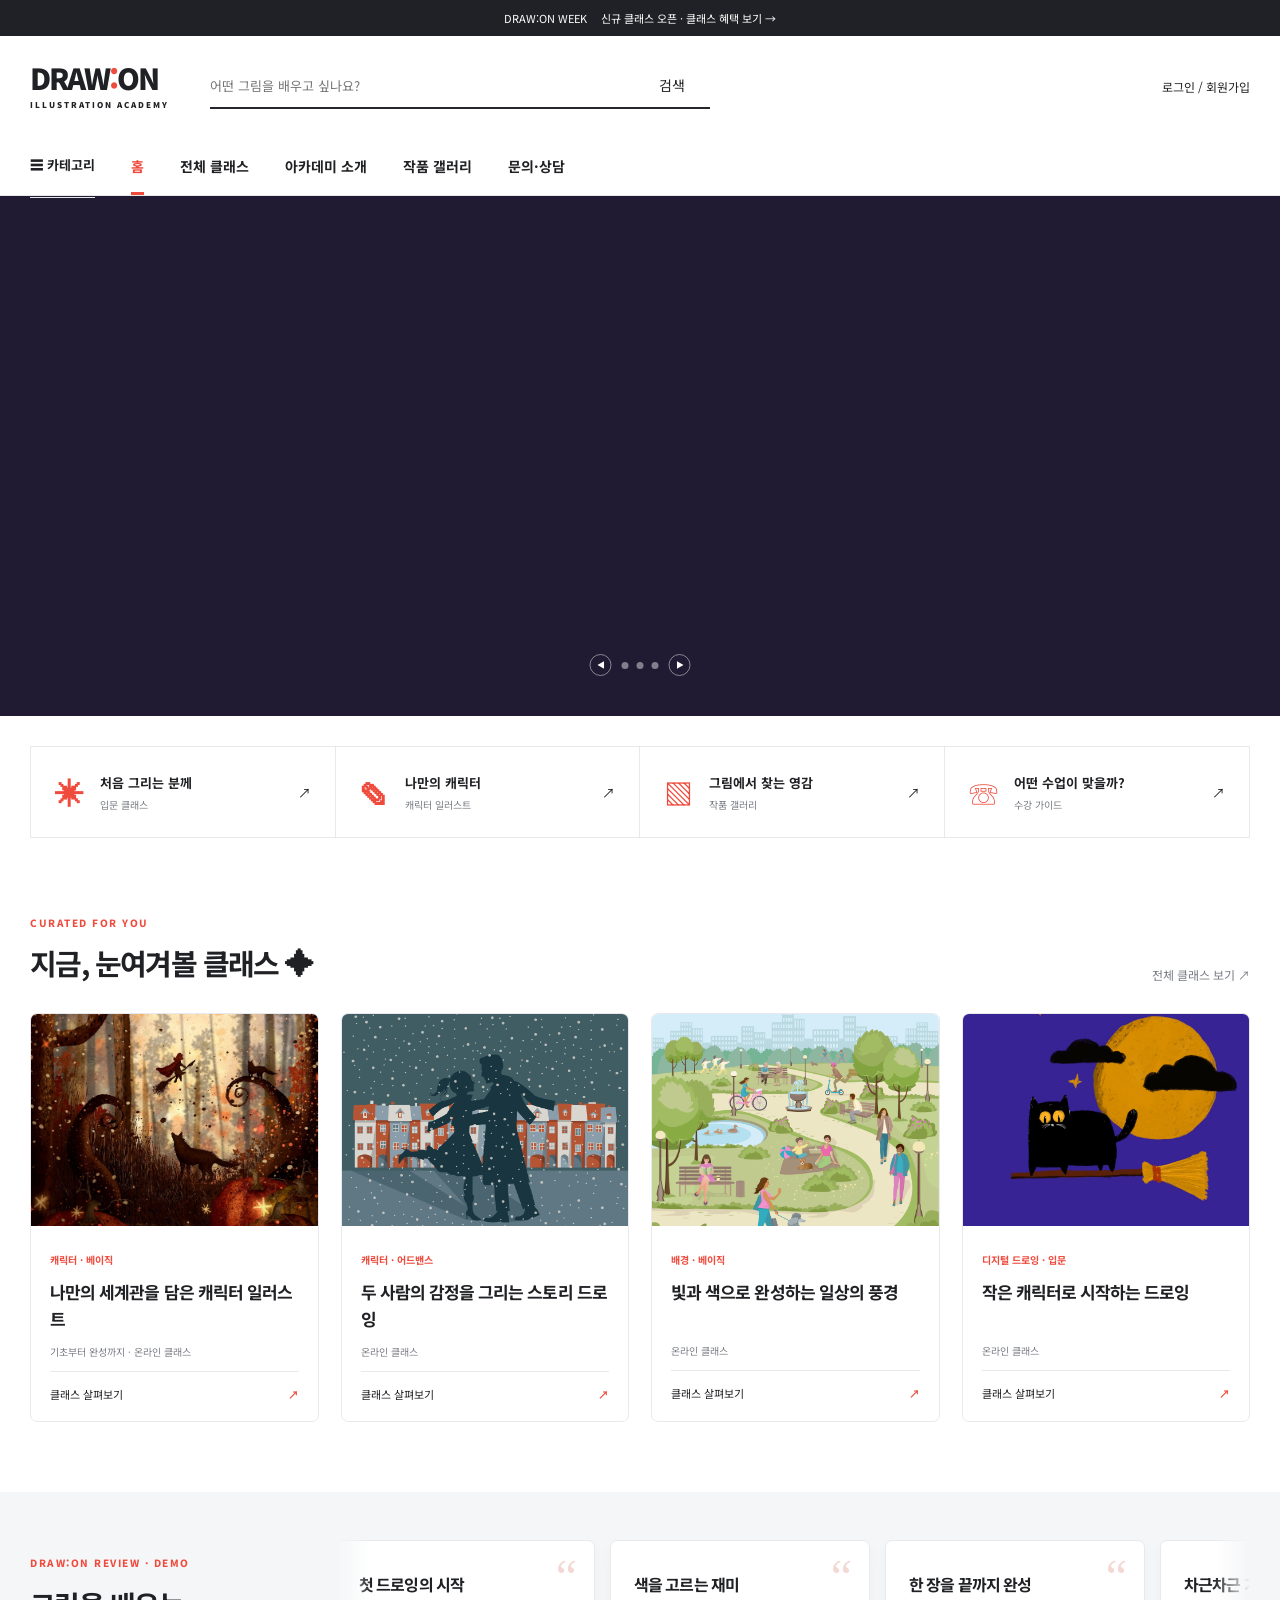
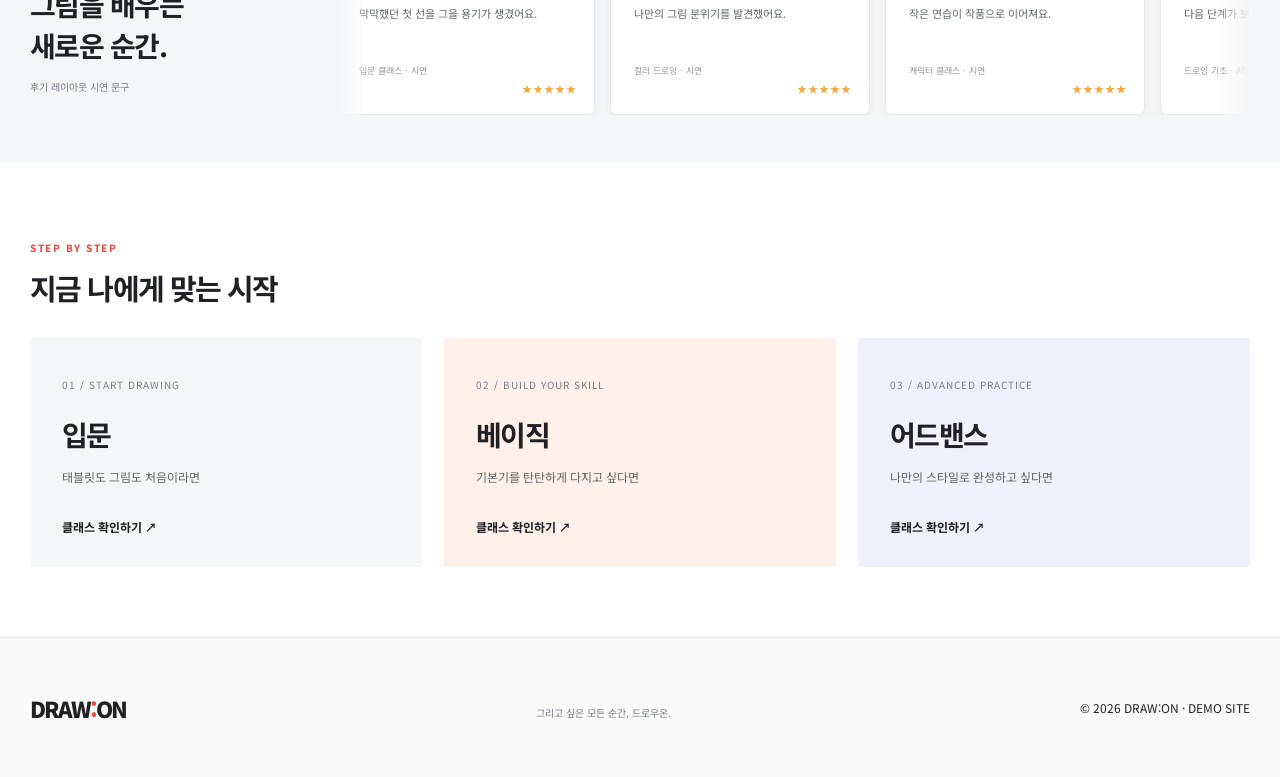
<file: index.html>
<!doctype html>
<html lang="ko">
  <head>
    <meta charset="utf-8" />
    <meta name="viewport" content="width=device-width,initial-scale=1" />
    <title>DRAW:ON | 일러스트 아카데미</title>
    <link rel="icon" type="image/svg+xml" href="img2/favicon.svg" />
    <link rel="stylesheet" href="platform.css" />
  </head>
  <body>
    <div class="announcement">
      DRAW:ON WEEK　 신규 클래스 오픈 · 클래스 혜택 보기 →
    </div>
    <header>
      <div class="header-inner">
        <a class="logo" href="index.html"
          >DRAW<span>:</span>ON<small>ILLUSTRATION ACADEMY</small></a
        >
        <form class="search" action="classes.html">
          <input
            name="q"
            placeholder="어떤 그림을 배우고 싶나요?"
            aria-label="클래스 검색"
          /><button>검색</button>
        </form>
        <a class="login-link" href="login.html">로그인 / 회원가입</a>
      </div>
      <nav>
        <details class="category">
          <summary>☰ 카테고리</summary>
          <div class="mega-menu">
            <div>
              <b>드로잉</b><a href="classes.html#character">캐릭터 일러스트</a
              ><a href="classes.html#background">배경·컨셉 아트</a
              ><a href="classes.html#digital">디지털 드로잉</a>
            </div>
            <div>
              <b>학습 단계</b><a href="classes.html#beginner">입문</a
              ><a href="classes.html#beginner">베이직</a
              ><a href="classes.html#beginner">어드밴스</a>
            </div>
            <div>
              <b>DRAW:ON</b><a href="gallery.html">작품 갤러리</a
              ><a href="academy.html">아카데미 소개</a
              ><a href="support.html">문의·상담</a>
            </div>
          </div>
        </details>
        <a class="active" href="index.html">홈</a
        ><a href="classes.html">전체 클래스</a
        ><a href="academy.html">아카데미 소개</a
        ><a href="gallery.html">작품 갤러리</a
        ><a href="support.html">문의·상담</a>
      </nav>
    </header>
    <main>
      <section class="hero">
        <input
          class="hero-pick"
          type="radio"
          name="hero-slide"
          id="hero-pick-1"
          aria-label="첫 번째 슬라이드"
        />
        <input
          class="hero-pick"
          type="radio"
          name="hero-slide"
          id="hero-pick-2"
          aria-label="두 번째 슬라이드"
        />
        <input
          class="hero-pick"
          type="radio"
          name="hero-slide"
          id="hero-pick-3"
          aria-label="세 번째 슬라이드"
        />
        <div class="hero-slides">
          <figure>
            <img
              src="img2/betidraws-halloween-9916172_1920.jpg"
              alt="판타지 캐릭터 일러스트"
            />
            <figcaption>
              <span>DRAW:ON ORIGINAL</span>
              <h1>그리고 싶었던 세계,<br />이제 직접 그려보세요.</h1>
              <p>첫 드로잉부터 나만의 일러스트까지</p>
              <a class="button" href="classes.html">클래스 둘러보기 ↗</a>
            </figcaption>
          </figure>
          <figure>
            <img
              src="img2/dandelion_tea-park-7153125_1920.png"
              alt="따뜻한 풍경 일러스트"
            />
            <figcaption>
              <span>COLOR YOUR STORY</span>
              <h1>평범한 풍경에도,<br />나만의 색을 더해.</h1>
              <p>색과 빛으로 완성하는 나만의 장면</p>
              <a class="button" href="classes.html">클래스 둘러보기 ↗</a>
            </figcaption>
          </figure>
          <figure>
            <img
              src="img2/dandelion_tea-couple-7726523_1920.png"
              alt="이야기를 담은 캐릭터 일러스트"
            />
            <figcaption>
              <span>MAKE IT YOURS</span>
              <h1>마음속 이야기를,<br />한 장의 그림으로.</h1>
              <p>그리고 싶은 순간을 작품으로 완성해요</p>
              <a class="button" href="classes.html">클래스 둘러보기 ↗</a>
            </figcaption>
          </figure>
        </div>
        <div class="hero-controls">
          <div class="hero-arrow hero-prev" aria-label="이전 슬라이드">
            <label
              class="prev-default"
              for="hero-pick-3"
              aria-label="이전 슬라이드"
              >◀</label
            >
            <label
              class="prev-from-1"
              for="hero-pick-3"
              aria-label="이전 슬라이드"
              >◀</label
            >
            <label
              class="prev-from-2"
              for="hero-pick-1"
              aria-label="이전 슬라이드"
              >◀</label
            >
            <label
              class="prev-from-3"
              for="hero-pick-2"
              aria-label="이전 슬라이드"
              >◀</label
            >
          </div>
          <div class="hero-dots" aria-hidden="true"><i></i><i></i><i></i></div>
          <div class="hero-arrow hero-next" aria-label="다음 슬라이드">
            <label
              class="next-default"
              for="hero-pick-2"
              aria-label="다음 슬라이드"
              >▶</label
            >
            <label
              class="next-from-1"
              for="hero-pick-2"
              aria-label="다음 슬라이드"
              >▶</label
            >
            <label
              class="next-from-2"
              for="hero-pick-3"
              aria-label="다음 슬라이드"
              >▶</label
            >
            <label
              class="next-from-3"
              for="hero-pick-1"
              aria-label="다음 슬라이드"
              >▶</label
            >
          </div>
        </div>
      </section>
      <div class="quick-links">
        <a href="classes.html"
          ><b>✳</b><span>처음 그리는 분께<small>입문 클래스</small></span
          >↗</a
        ><a href="classes.html#character"
          ><b>✎</b><span>나만의 캐릭터<small>캐릭터 일러스트</small></span
          >↗</a
        ><a href="gallery.html"
          ><b>▧</b><span>그림에서 찾는 영감<small>작품 갤러리</small></span
          >↗</a
        ><a href="support.html"
          ><b>☏</b><span>어떤 수업이 맞을까?<small>수강 가이드</small></span
          >↗</a
        >
      </div>
      <section class="wrap">
        <div class="heading">
          <div>
            <span class="eyebrow">CURATED FOR YOU</span>
            <h2>지금, 눈여겨볼 클래스 ✦</h2>
          </div>
          <a href="classes.html">전체 클래스 보기 ↗</a>
        </div>
        <div class="course-grid">
          <a id="character" class="course-card" href="course.html"
            ><img
              src="img2/betidraws-halloween-9916172_1920.jpg"
              alt="캐릭터 클래스"
            />
            <div class="card-body">
              <small>캐릭터 · 베이직</small>
              <h3>나만의 세계관을 담은 캐릭터 일러스트</h3>
              <p>기초부터 완성까지 · 온라인 클래스</p>
              <div class="card-bottom">클래스 살펴보기 <b>↗</b></div>
            </div></a
          ><a class="course-card" href="course.html"
            ><img
              src="img2/dandelion_tea-couple-7726523_1920.png"
              alt="스토리 드로잉"
            />
            <div class="card-body">
              <small>캐릭터 · 어드밴스</small>
              <h3>두 사람의 감정을 그리는 스토리 드로잉</h3>
              <p>온라인 클래스</p>
              <div class="card-bottom">클래스 살펴보기 <b>↗</b></div>
            </div></a
          ><a id="background" class="course-card" href="course.html"
            ><img
              src="img2/dandelion_tea-park-7153125_1920.png"
              alt="풍경 드로잉"
            />
            <div class="card-body">
              <small>배경 · 베이직</small>
              <h3>빛과 색으로 완성하는 일상의 풍경</h3>
              <p>온라인 클래스</p>
              <div class="card-bottom">클래스 살펴보기 <b>↗</b></div>
            </div></a
          ><a id="digital" class="course-card" href="course.html"
            ><img
              src="img2/missartem-cat-9879824_1920.png"
              alt="디지털 드로잉"
            />
            <div class="card-body">
              <small>디지털 드로잉 · 입문</small>
              <h3>작은 캐릭터로 시작하는 드로잉</h3>
              <p>온라인 클래스</p>
              <div class="card-bottom">클래스 살펴보기 <b>↗</b></div>
            </div></a
          >
        </div>
      </section>
      <section class="review-band">
        <div class="review-title">
          <span class="eyebrow">DRAW:ON REVIEW · DEMO</span>
          <h2>그림을 배우는<br />새로운 순간.</h2>
          <p>후기 레이아웃 시연 문구</p>
        </div>
        <div class="review-window">
          <div class="review-track">
            <article class="review-card">
              <span>“</span>
              <h3>첫 드로잉의 시작</h3>
              <p>막막했던 첫 선을 그을 용기가 생겼어요.</p>
              <small>입문 클래스 · 시연</small><b>★★★★★</b>
            </article>
            <article class="review-card">
              <span>“</span>
              <h3>색을 고르는 재미</h3>
              <p>나만의 그림 분위기를 발견했어요.</p>
              <small>컬러 드로잉 · 시연</small><b>★★★★★</b>
            </article>
            <article class="review-card">
              <span>“</span>
              <h3>한 장을 끝까지 완성</h3>
              <p>작은 연습이 작품으로 이어져요.</p>
              <small>캐릭터 클래스 · 시연</small><b>★★★★★</b>
            </article>
            <article class="review-card">
              <span>“</span>
              <h3>차근차근 기본기</h3>
              <p>다음 단계가 보여서 즐거워요.</p>
              <small>드로잉 기초 · 시연</small><b>★★★★★</b>
            </article>
          </div>
        </div>
      </section>
      <section class="wrap">
        <div class="heading">
          <div>
            <span class="eyebrow">STEP BY STEP</span>
            <h2>지금 나에게 맞는 시작</h2>
          </div>
        </div>
        <div class="level-grid">
          <a class="level" href="classes.html#beginner"
            ><span>01 / START DRAWING</span>
            <h3>입문</h3>
            <p>태블릿도 그림도 처음이라면</p>
            <b>클래스 확인하기 ↗</b></a
          ><a class="level" href="classes.html#beginner"
            ><span>02 / BUILD YOUR SKILL</span>
            <h3>베이직</h3>
            <p>기본기를 탄탄하게 다지고 싶다면</p>
            <b>클래스 확인하기 ↗</b></a
          ><a class="level" href="classes.html#beginner"
            ><span>03 / ADVANCED PRACTICE</span>
            <h3>어드밴스</h3>
            <p>나만의 스타일로 완성하고 싶다면</p>
            <b>클래스 확인하기 ↗</b></a
          >
        </div>
      </section>
    </main>
    <footer>
      <a class="logo" href="index.html">DRAW<span>:</span>ON</a>
      <p>그리고 싶은 모든 순간, 드로우온.</p>
      <span>© 2026 DRAW:ON · DEMO SITE</span>
    </footer>
  </body>
</html>
</file>
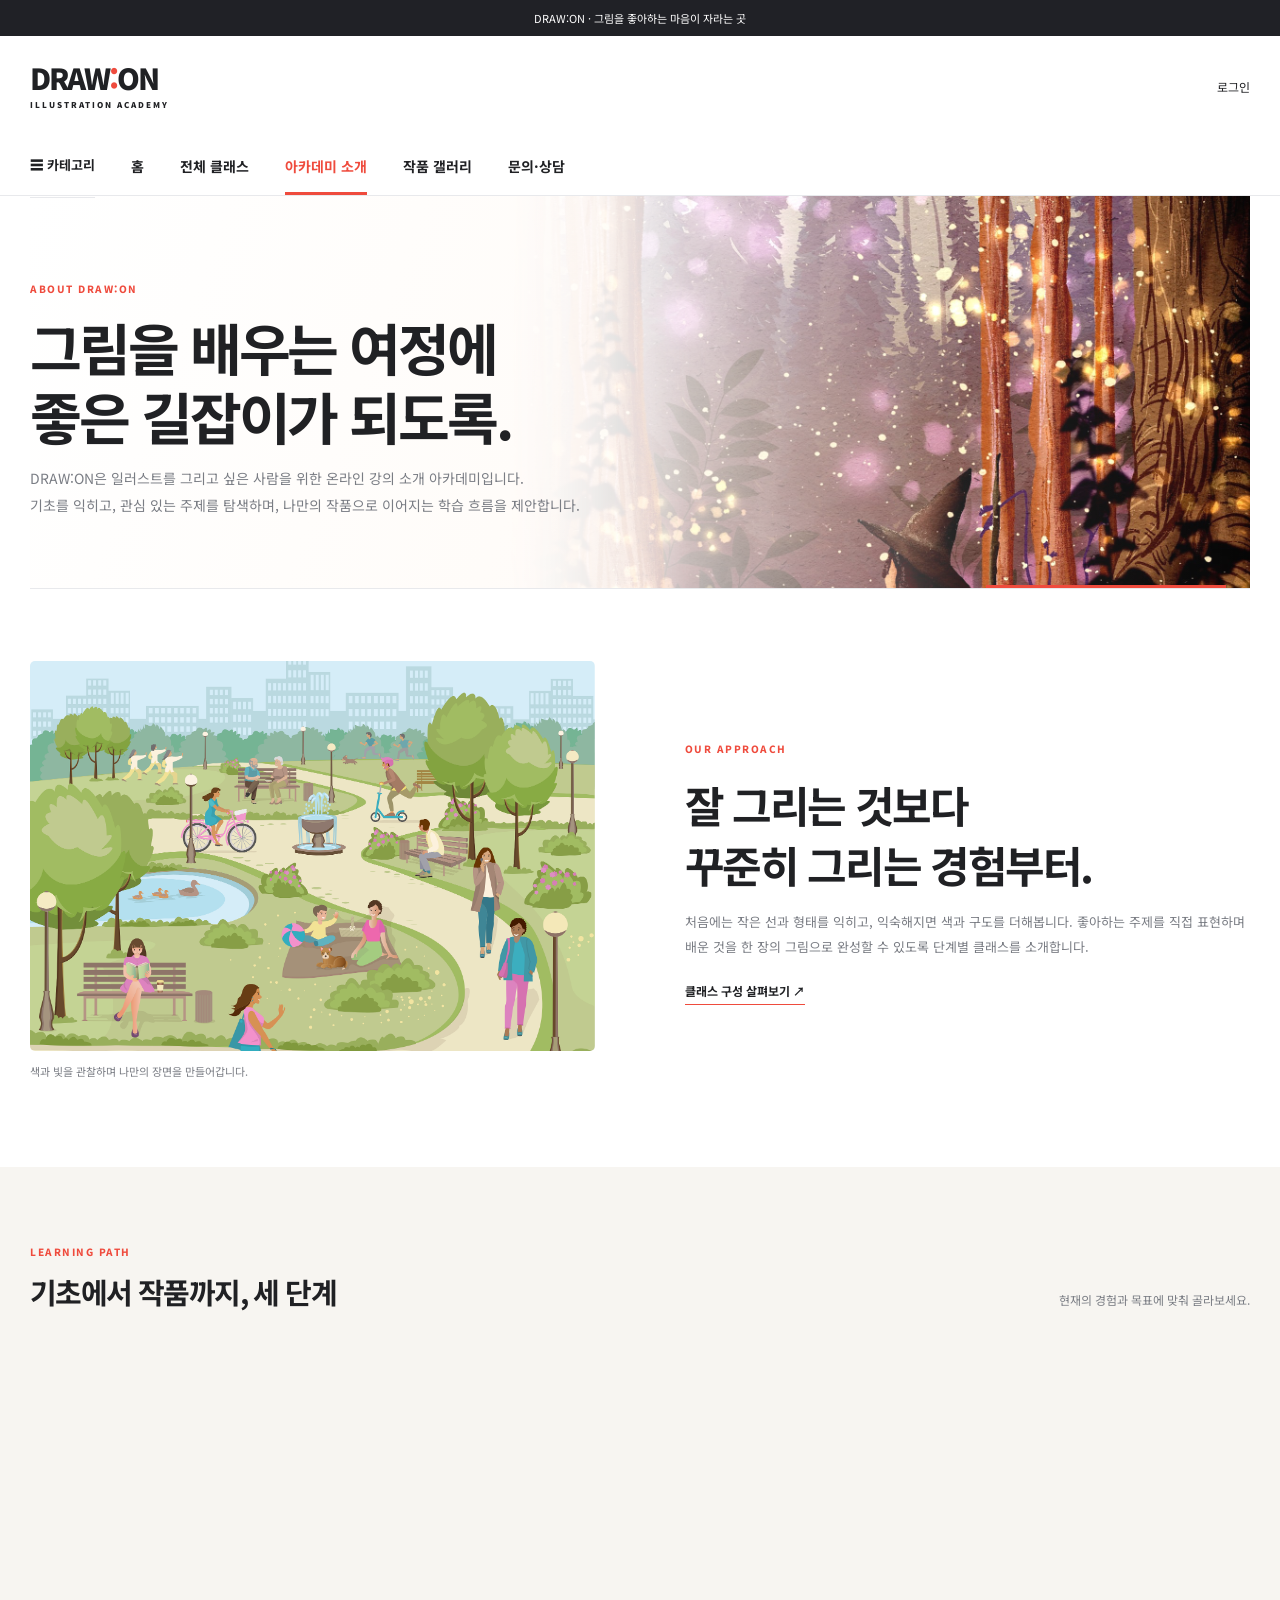
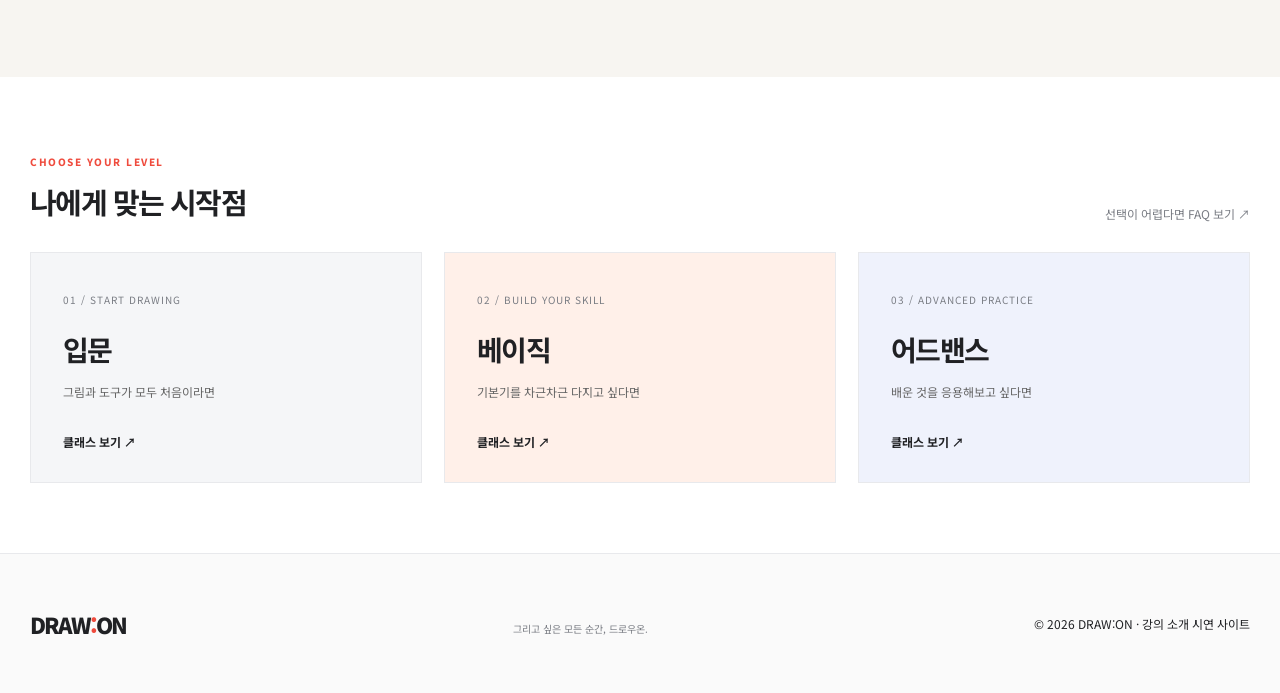
<file: academy.html>
<!doctype html>
<html lang="ko">
  <head>
    <meta charset="utf-8" />
    <meta name="viewport" content="width=device-width,initial-scale=1" />
    <title>아카데미 소개 | DRAW:ON</title>
    <link rel="icon" type="image/svg+xml" href="img2/favicon.svg" />
    <link rel="stylesheet" href="platform.css" />
  </head>
  <body>
    <div class="announcement">DRAW:ON · 그림을 좋아하는 마음이 자라는 곳</div>
    <header>
      <div class="header-inner">
        <a class="logo" href="index.html"
          >DRAW<span>:</span>ON<small>ILLUSTRATION ACADEMY</small></a
        ><a class="login-link" href="login.html">로그인</a>
      </div>
      <nav>
        <details class="category">
          <summary>☰ 카테고리</summary>
          <div class="mega-menu">
            <div>
              <b>그리고 싶은 것</b
              ><a href="classes.html#character">캐릭터 일러스트</a
              ><a href="classes.html#background">배경·컨셉 아트</a
              ><a href="classes.html#digital">디지털 드로잉</a>
            </div>
            <div>
              <b>나의 시작점</b><a href="classes.html#beginner">입문 클래스</a
              ><a href="classes.html#beginner">베이직 클래스</a
              ><a href="classes.html#beginner">어드밴스 클래스</a>
            </div>
            <div>
              <b>DRAW:ON</b><a href="gallery.html">작품 갤러리</a
              ><a href="support.html">문의·상담</a>
            </div>
          </div>
        </details>
        <a href="index.html">홈</a><a href="classes.html">전체 클래스</a
        ><a class="active" href="academy.html">아카데미 소개</a
        ><a href="gallery.html">작품 갤러리</a
        ><a href="support.html">문의·상담</a>
      </nav>
    </header>
    <main>
      <section class="page-intro wrap visual-intro academy-page-intro">
        <span class="eyebrow">ABOUT DRAW:ON</span>
        <h1>그림을 배우는 여정에<br />좋은 길잡이가 되도록.</h1>
        <p>
          DRAW:ON은 일러스트를 그리고 싶은 사람을 위한 온라인 강의 소개
          아카데미입니다.<br />기초를 익히고, 관심 있는 주제를 탐색하며, 나만의
          작품으로 이어지는 학습 흐름을 제안합니다.
        </p>
      </section>
      <section class="wrap academy-overview">
        <figure>
          <img
            src="img2/dandelion_tea-park-7153125_1920.png"
            alt="색과 빛으로 표현한 공원 풍경"
          />
          <figcaption>
            색과 빛을 관찰하며 나만의 장면을 만들어갑니다.
          </figcaption>
        </figure>
        <div>
          <span class="eyebrow">OUR APPROACH</span>
          <h2>잘 그리는 것보다<br />꾸준히 그리는 경험부터.</h2>
          <p>
            처음에는 작은 선과 형태를 익히고, 익숙해지면 색과 구도를 더해봅니다.
            좋아하는 주제를 직접 표현하며 배운 것을 한 장의 그림으로 완성할 수
            있도록 단계별 클래스를 소개합니다.
          </p>
          <a class="text-link" href="classes.html">클래스 구성 살펴보기 ↗</a>
        </div>
      </section>
      <section class="academy-method">
        <div class="wrap">
          <div class="heading">
            <div>
              <span class="eyebrow">LEARNING PATH</span>
              <h2>기초에서 작품까지, 세 단계</h2>
            </div>
            <p>현재의 경험과 목표에 맞춰 골라보세요.</p>
          </div>
          <div class="academy-steps">
            <article>
              <span>01 / FOUNDATION</span>
              <div class="step-mark">01</div>
              <h3>기본을 익힙니다</h3>
              <p>
                도구 사용과 선, 형태, 구도처럼 그림의 기초가 되는 요소를
                살펴봅니다.
              </p>
            </article>
            <article>
              <span>02 / EXPLORATION</span>
              <div class="step-mark">02</div>
              <h3>표현을 탐색합니다</h3>
              <p>
                캐릭터와 배경 등 관심 있는 주제를 골라 다양한 표현 방법을
                연습합니다.
              </p>
            </article>
            <article>
              <span>03 / YOUR ARTWORK</span>
              <div class="step-mark">03</div>
              <h3>작품으로 마무리합니다</h3>
              <p>
                연습한 내용을 연결해 한 장의 그림을 완성하고 나만의 방향을
                찾아갑니다.
              </p>
            </article>
          </div>
        </div>
      </section>
      <section class="wrap academy-levels">
        <div class="heading">
          <div>
            <span class="eyebrow">CHOOSE YOUR LEVEL</span>
            <h2>나에게 맞는 시작점</h2>
          </div>
          <a href="support.html">선택이 어렵다면 FAQ 보기 ↗</a>
        </div>
        <div class="level-grid">
          <a class="level" href="classes.html#beginner"
            ><span>01 / START DRAWING</span>
            <h3>입문</h3>
            <p>그림과 도구가 모두 처음이라면</p>
            <b>클래스 보기 ↗</b></a
          ><a class="level" href="classes.html#beginner"
            ><span>02 / BUILD YOUR SKILL</span>
            <h3>베이직</h3>
            <p>기본기를 차근차근 다지고 싶다면</p>
            <b>클래스 보기 ↗</b></a
          ><a class="level" href="classes.html#beginner"
            ><span>03 / ADVANCED PRACTICE</span>
            <h3>어드밴스</h3>
            <p>배운 것을 응용해보고 싶다면</p>
            <b>클래스 보기 ↗</b></a
          >
        </div>
      </section>
    </main>
    <footer>
      <a class="logo" href="index.html">DRAW<span>:</span>ON</a>
      <p>그리고 싶은 모든 순간, 드로우온.</p>
      <span>© 2026 DRAW:ON · 강의 소개 시연 사이트</span>
    </footer>
  </body>
</html>
</file>
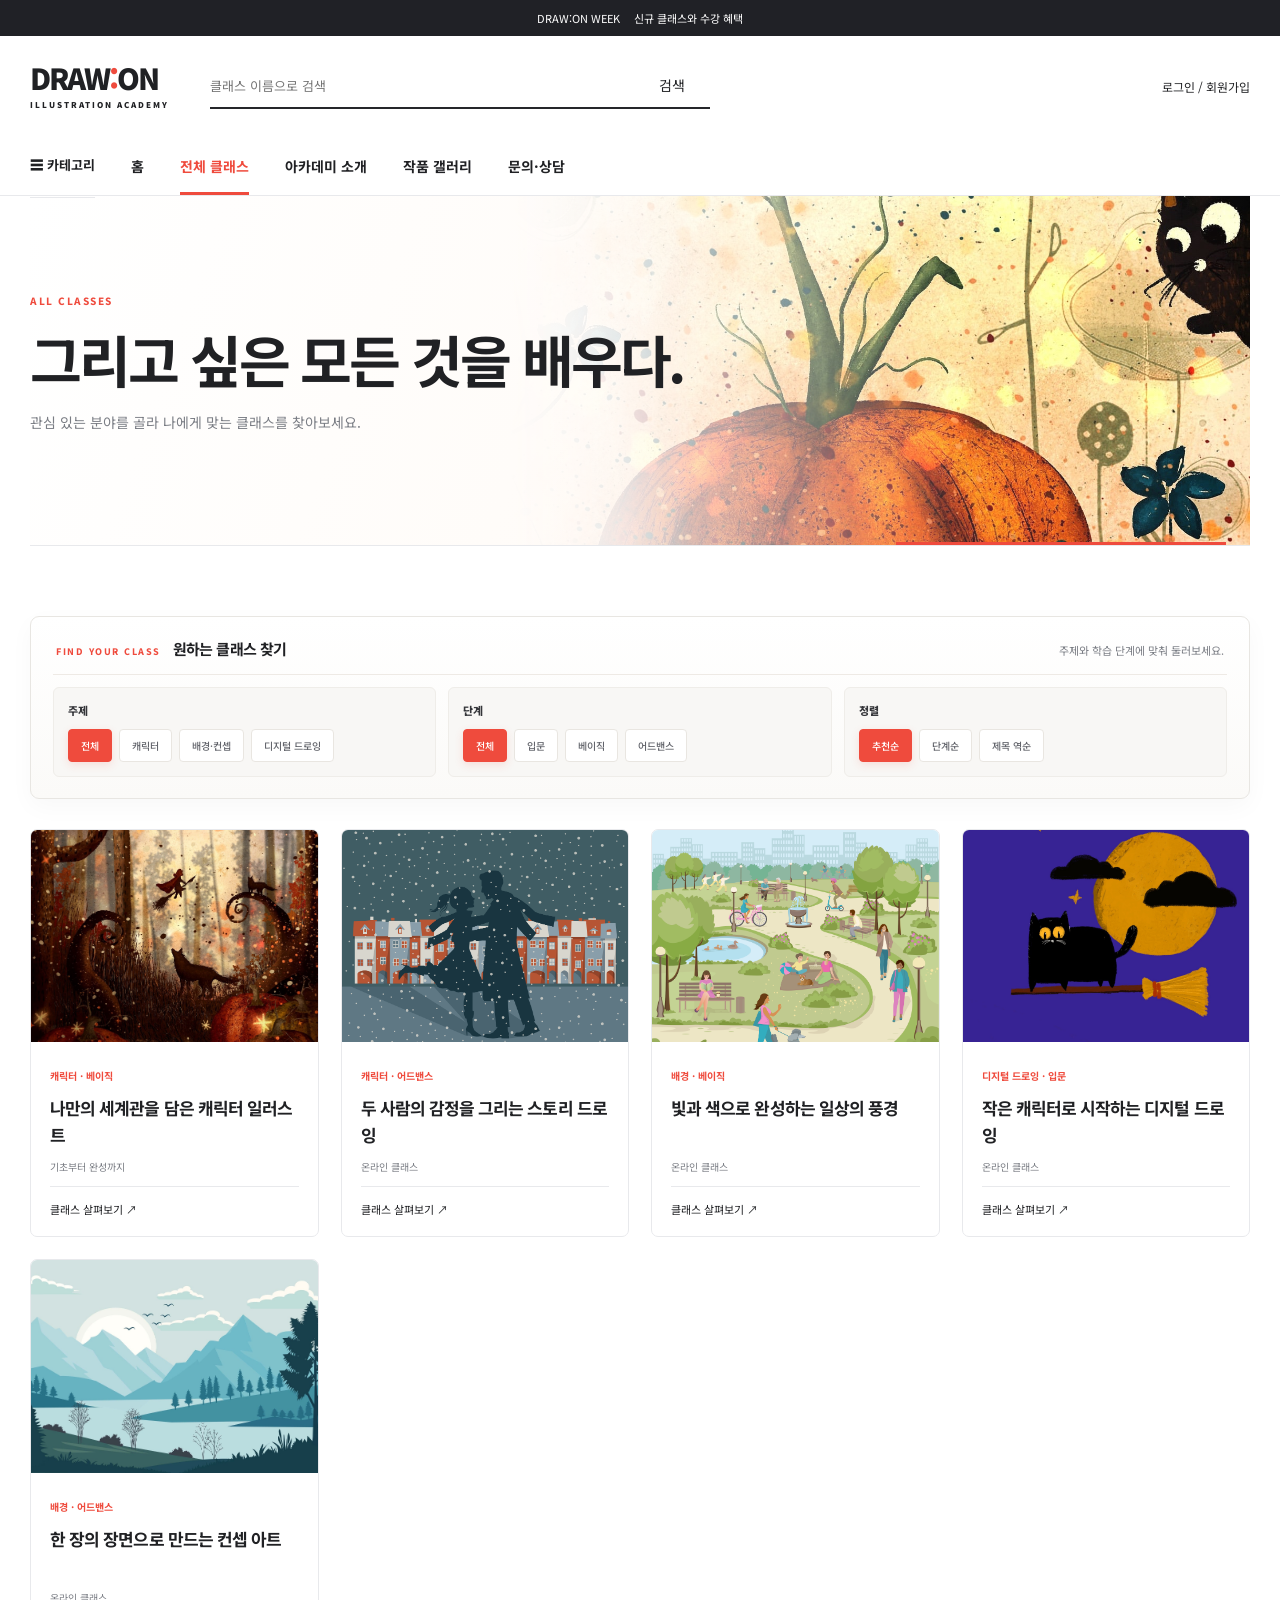
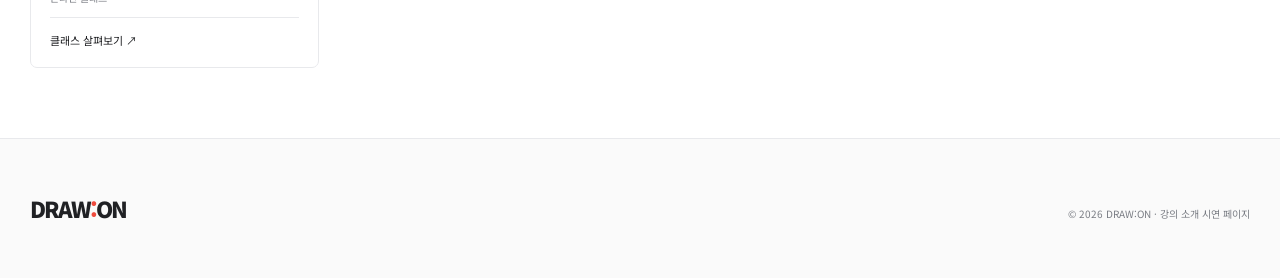
<file: classes.html>
<!doctype html>
<html lang="ko">
  <head>
    <meta charset="utf-8" />
    <meta name="viewport" content="width=device-width,initial-scale=1" />
    <title>전체 클래스 | DRAW:ON</title>
    <link rel="icon" type="image/svg+xml" href="img2/favicon.svg" />
    <link rel="stylesheet" href="platform.css" />
  </head>
  <body>
    <div class="announcement">DRAW:ON WEEK　 신규 클래스와 수강 혜택</div>
    <header>
      <div class="header-inner">
        <a class="logo" href="index.html"
          >DRAW<span>:</span>ON<small>ILLUSTRATION ACADEMY</small></a
        >
        <form class="search" action="classes.html">
          <input
            name="q"
            placeholder="클래스 이름으로 검색"
            aria-label="클래스 검색"
          /><button>검색</button>
        </form>
        <a class="login-link" href="login.html">로그인 / 회원가입</a>
      </div>
      <nav>
        <details class="category">
          <summary>☰ 카테고리</summary>
          <div class="mega-menu">
            <div>
              <b>드로잉</b><a href="#character">캐릭터</a
              ><a href="#background">배경·컨셉</a
              ><a href="#digital">디지털 드로잉</a>
            </div>
            <div>
              <b>학습 단계</b><a href="#beginner">입문</a
              ><a href="#beginner">베이직</a><a href="#beginner">어드밴스</a>
            </div>
            <div>
              <b>DRAW:ON</b><a href="gallery.html">작품 갤러리</a
              ><a href="academy.html">아카데미 소개</a
              ><a href="support.html">문의·상담</a>
            </div>
          </div>
        </details>
        <a href="index.html">홈</a
        ><a class="active" href="classes.html">전체 클래스</a
        ><a href="academy.html">아카데미 소개</a
        ><a href="gallery.html">작품 갤러리</a
        ><a href="support.html">문의·상담</a>
      </nav>
    </header>
    <main>
      <section class="page-intro wrap visual-intro classes-page-intro">
        <span class="eyebrow">ALL CLASSES</span>
        <h1>그리고 싶은 모든 것을 배우다.</h1>
        <p>관심 있는 분야를 골라 나에게 맞는 클래스를 찾아보세요.</p>
      </section>
      <section class="wrap">
        <div class="filters class-controls">
          <div class="class-controls-head">
            <span class="eyebrow">FIND YOUR CLASS</span
            ><strong>원하는 클래스 찾기</strong>
            <p>주제와 학습 단계에 맞춰 둘러보세요.</p>
          </div>
          <div class="control-set" role="group" aria-label="주제">
            <span>주제</span
            ><input type="radio" name="topic" id="topic-all" checked /><label
              for="topic-all"
              >전체</label
            ><input type="radio" name="topic" id="topic-character" /><label
              for="topic-character"
              >캐릭터</label
            ><input type="radio" name="topic" id="topic-background" /><label
              for="topic-background"
              >배경·컨셉</label
            ><input type="radio" name="topic" id="topic-digital" /><label
              for="topic-digital"
              >디지털 드로잉</label
            >
          </div>
          <div class="control-set" role="group" aria-label="단계">
            <span>단계</span
            ><input type="radio" name="level" id="level-all" checked /><label
              for="level-all"
              >전체</label
            ><input type="radio" name="level" id="level-entry" /><label
              for="level-entry"
              >입문</label
            ><input type="radio" name="level" id="level-basic" /><label
              for="level-basic"
              >베이직</label
            ><input type="radio" name="level" id="level-advanced" /><label
              for="level-advanced"
              >어드밴스</label
            >
          </div>
          <div class="control-set sort-set" role="group" aria-label="정렬">
            <span>정렬</span
            ><input
              type="radio"
              name="sort"
              id="sort-recommended"
              checked
            /><label for="sort-recommended">추천순</label
            ><input type="radio" name="sort" id="sort-level" /><label
              for="sort-level"
              >단계순</label
            ><input type="radio" name="sort" id="sort-reverse" /><label
              for="sort-reverse"
              >제목 역순</label
            >
          </div>
        </div>
        <div class="course-grid">
          <a id="character" class="course-card" href="course.html"
            ><img
              src="img2/betidraws-halloween-9916172_1920.jpg"
              alt="캐릭터 일러스트"
            />
            <div class="card-body">
              <small>캐릭터 · 베이직</small>
              <h3>나만의 세계관을 담은 캐릭터 일러스트</h3>
              <p>기초부터 완성까지</p>
              <div class="card-bottom">클래스 살펴보기 ↗</div>
            </div></a
          ><a class="course-card" href="course.html"
            ><img
              src="img2/dandelion_tea-couple-7726523_1920.png"
              alt="스토리 드로잉"
            />
            <div class="card-body">
              <small>캐릭터 · 어드밴스</small>
              <h3>두 사람의 감정을 그리는 스토리 드로잉</h3>
              <p>온라인 클래스</p>
              <div class="card-bottom">클래스 살펴보기 ↗</div>
            </div></a
          ><a id="background" class="course-card" href="course.html"
            ><img
              src="img2/dandelion_tea-park-7153125_1920.png"
              alt="풍경 드로잉"
            />
            <div class="card-body">
              <small>배경 · 베이직</small>
              <h3>빛과 색으로 완성하는 일상의 풍경</h3>
              <p>온라인 클래스</p>
              <div class="card-bottom">클래스 살펴보기 ↗</div>
            </div></a
          ><a id="digital" class="course-card" href="course.html"
            ><img
              src="img2/missartem-cat-9879824_1920.png"
              alt="디지털 동물 일러스트"
            />
            <div class="card-body">
              <small>디지털 드로잉 · 입문</small>
              <h3>작은 캐릭터로 시작하는 디지털 드로잉</h3>
              <p>온라인 클래스</p>
              <div class="card-bottom">클래스 살펴보기 ↗</div>
            </div></a
          ><a id="beginner" class="course-card" href="course.html"
            ><img
              src="img2/kitosonita-landscape-10337638_1920.jpg"
              alt="컨셉 아트"
            />
            <div class="card-body">
              <small>배경 · 어드밴스</small>
              <h3>한 장의 장면으로 만드는 컨셉 아트</h3>
              <p>온라인 클래스</p>
              <div class="card-bottom">클래스 살펴보기 ↗</div>
            </div></a
          >
        </div>
      </section>
    </main>
    <footer>
      <a class="logo" href="index.html">DRAW<span>:</span>ON</a>
      <p>© 2026 DRAW:ON · 강의 소개 시연 페이지</p>
    </footer>
  </body>
</html>
</file>
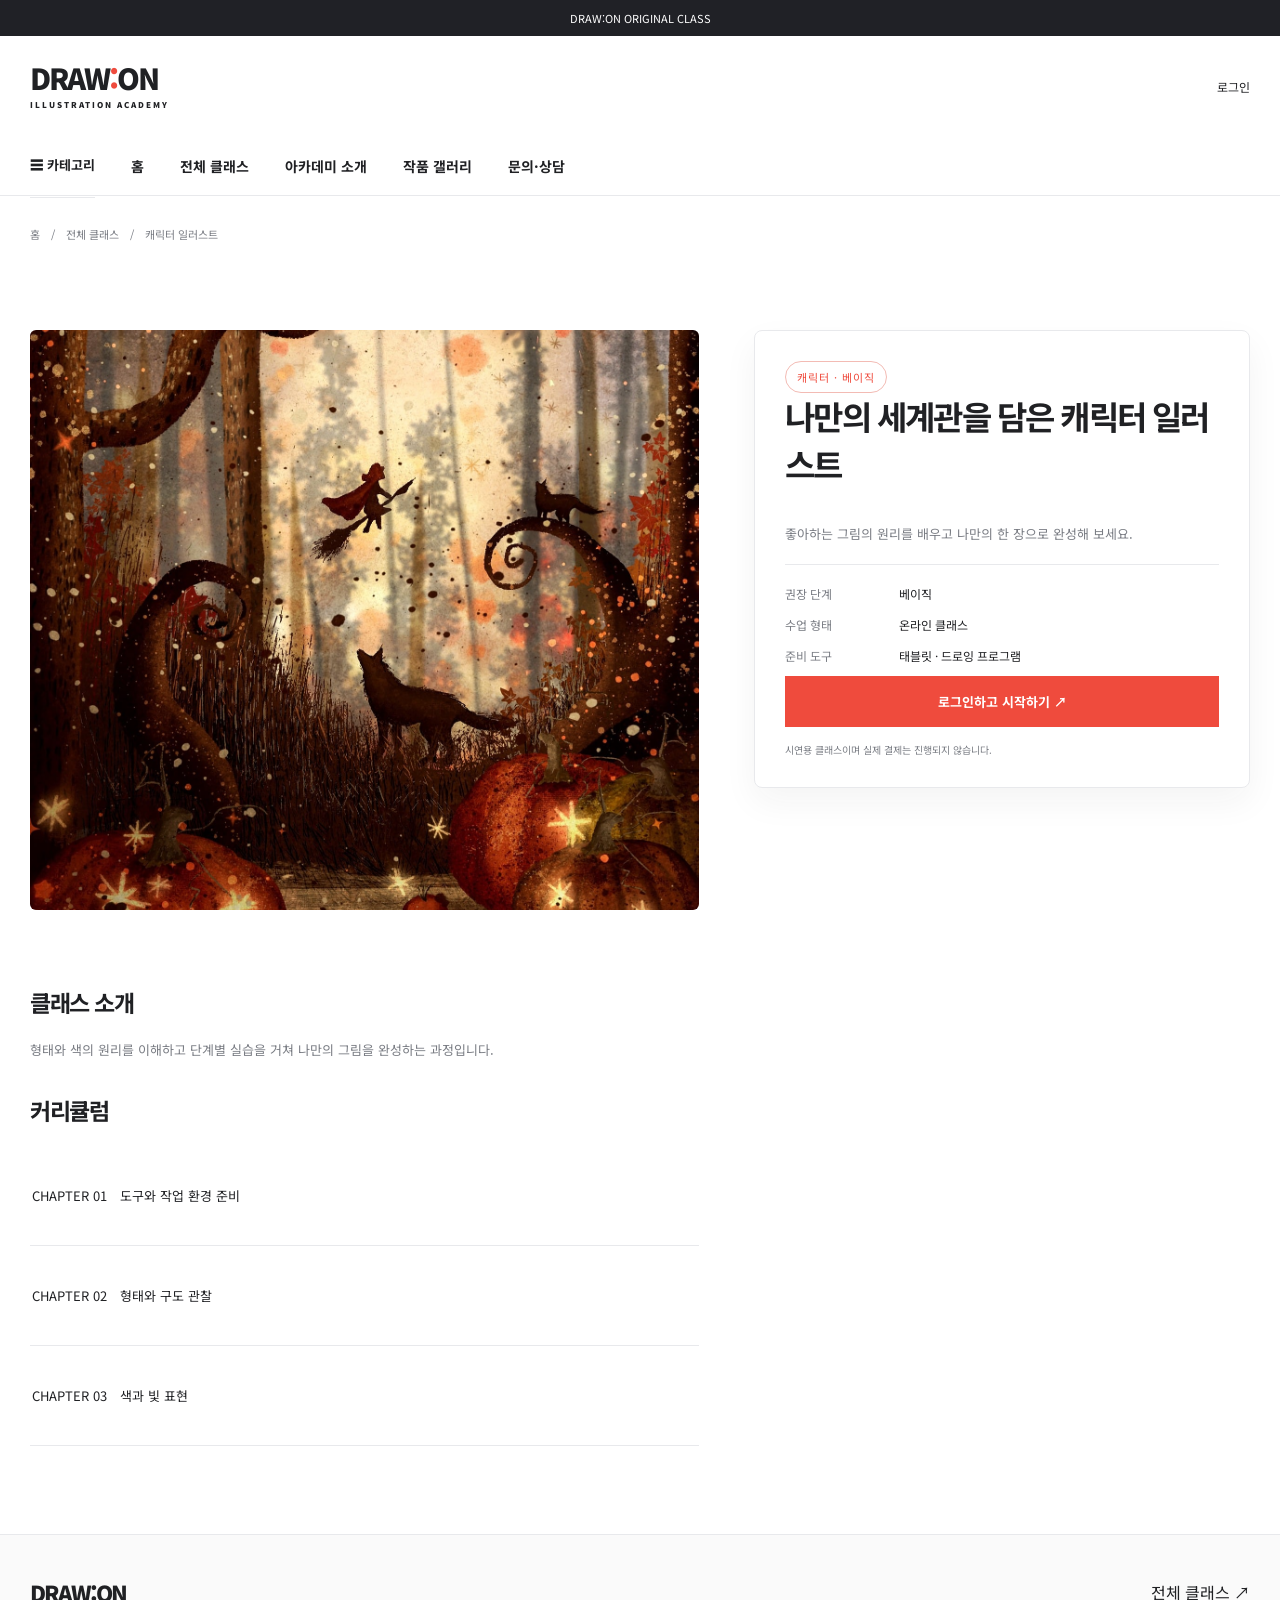
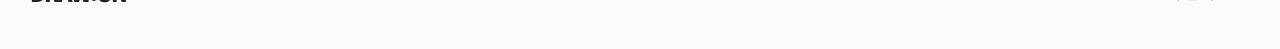
<file: course.html>
<!doctype html>
<html lang="ko">
  <head>
    <meta charset="utf-8" />
    <meta name="viewport" content="width=device-width,initial-scale=1" />
    <title>클래스 상세 | DRAW:ON</title>
    <link rel="icon" type="image/svg+xml" href="img2/favicon.svg" />
    <link rel="stylesheet" href="platform.css" />
  </head>
  <body>
    <div class="announcement">DRAW:ON ORIGINAL CLASS</div>
    <header>
      <div class="header-inner">
        <a class="logo" href="index.html"
          >DRAW<span>:</span>ON<small>ILLUSTRATION ACADEMY</small></a
        ><a class="login-link" href="login.html">로그인</a>
      </div>
      <nav>
        <details class="category">
          <summary>☰ 카테고리</summary>
          <div class="mega-menu">
            <div>
              <b>드로잉</b><a href="classes.html#character">캐릭터</a
              ><a href="classes.html#background">배경·컨셉</a
              ><a href="classes.html#digital">디지털 드로잉</a>
            </div>
            <div>
              <b>학습 단계</b><a href="classes.html#beginner">입문</a
              ><a href="classes.html#beginner">베이직</a
              ><a href="classes.html#beginner">어드밴스</a>
            </div>
            <div>
              <b>DRAW:ON</b><a href="gallery.html">작품 갤러리</a
              ><a href="academy.html">아카데미 소개</a
              ><a href="support.html">문의·상담</a>
            </div>
          </div>
        </details>
        <a href="index.html">홈</a><a href="classes.html">전체 클래스</a
        ><a href="academy.html">아카데미 소개</a
        ><a href="gallery.html">작품 갤러리</a
        ><a href="support.html">문의·상담</a>
      </nav>
    </header>
    <main>
      <div class="wrap breadcrumb">
        <a href="index.html">홈</a>　/　<a href="classes.html">전체 클래스</a
        >　/　캐릭터 일러스트
      </div>
      <section class="wrap course-detail">
        <div>
          <img
            src="img2/betidraws-halloween-9916172_1920.jpg"
            alt="캐릭터 일러스트 클래스"
          />
          <div class="lesson-overview">
            <h2>클래스 소개</h2>
            <p>
              형태와 색의 원리를 이해하고 단계별 실습을 거쳐 나만의 그림을
              완성하는 과정입니다.
            </p>
            <h2>커리큘럼</h2>
            <details>
              <summary>CHAPTER 01　도구와 작업 환경 준비</summary>
              <p>작업 도구를 살펴보고 편안한 환경을 설정합니다.</p>
            </details>
            <details>
              <summary>CHAPTER 02　형태와 구도 관찰</summary>
              <p>큰 형태를 잡고 안정적인 구도를 구성합니다.</p>
            </details>
            <details>
              <summary>CHAPTER 03　색과 빛 표현</summary>
              <p>색을 쌓아 장면의 분위기를 완성합니다.</p>
            </details>
          </div>
        </div>
        <aside class="course-info">
          <span class="tag">캐릭터 · 베이직</span>
          <h1>나만의 세계관을 담은 캐릭터 일러스트</h1>
          <p>좋아하는 그림의 원리를 배우고 나만의 한 장으로 완성해 보세요.</p>
          <dl>
            <dt>권장 단계</dt>
            <dd>베이직</dd>
            <dt>수업 형태</dt>
            <dd>온라인 클래스</dd>
            <dt>준비 도구</dt>
            <dd>태블릿 · 드로잉 프로그램</dd>
          </dl>
          <a class="button" href="login.html">로그인하고 시작하기 ↗</a
          ><small>시연용 클래스이며 실제 결제는 진행되지 않습니다.</small>
        </aside>
      </section>
    </main>
    <footer>
      <a class="logo" href="index.html">DRAW:ON</a
      ><a href="classes.html">전체 클래스 ↗</a>
    </footer>
  </body>
</html>
</file>
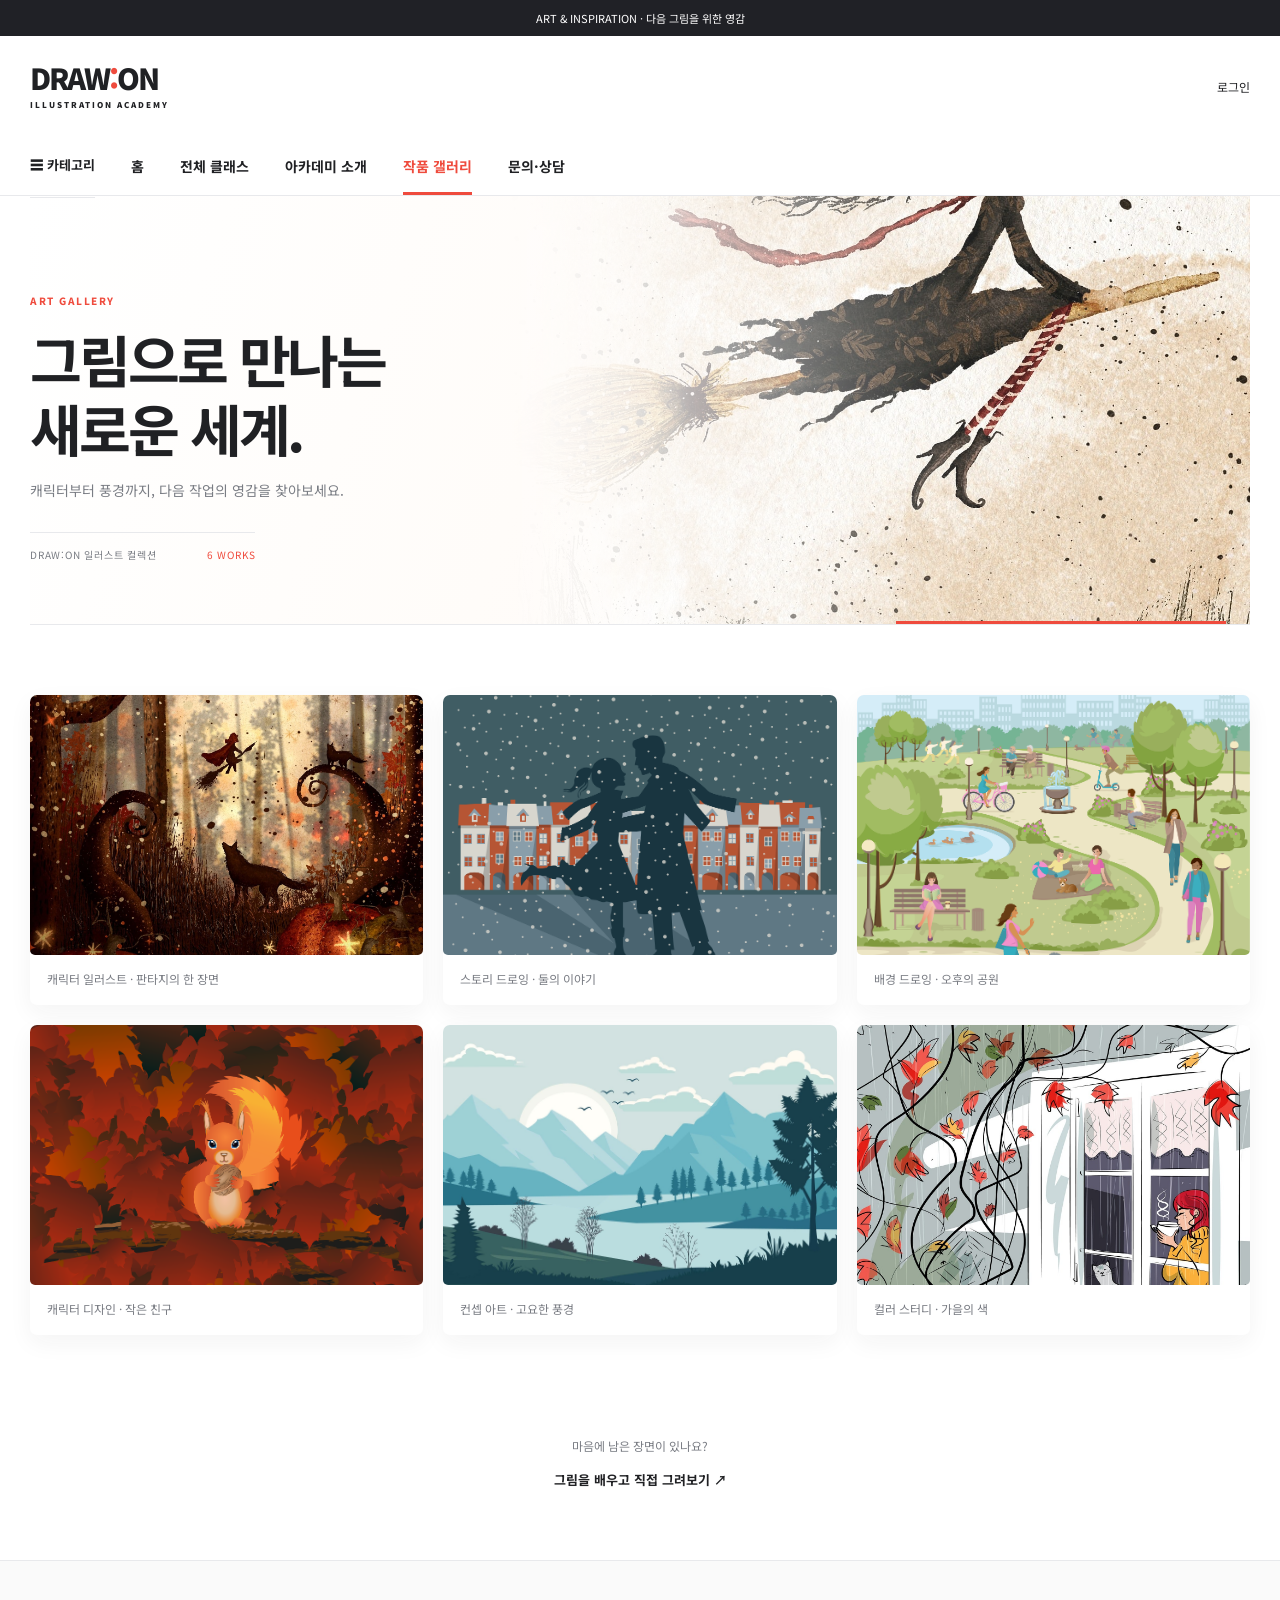
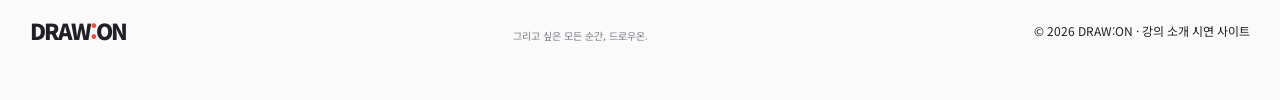
<file: gallery.html>
<!doctype html>
<html lang="ko">
  <head>
    <meta charset="utf-8" />
    <meta name="viewport" content="width=device-width,initial-scale=1" />
    <title>작품 갤러리 | DRAW:ON</title>
    <link rel="icon" type="image/svg+xml" href="img2/favicon.svg" />
    <link rel="stylesheet" href="platform.css" />
  </head>
  <body>
    <div class="announcement">ART & INSPIRATION · 다음 그림을 위한 영감</div>
    <header>
      <div class="header-inner">
        <a class="logo" href="index.html"
          >DRAW<span>:</span>ON<small>ILLUSTRATION ACADEMY</small></a
        ><a class="login-link" href="login.html">로그인</a>
      </div>
      <nav>
        <details class="category">
          <summary>☰ 카테고리</summary>
          <div class="mega-menu">
            <div>
              <b>그리고 싶은 것</b
              ><a href="classes.html#character">캐릭터 일러스트</a
              ><a href="classes.html#background">배경·컨셉 아트</a
              ><a href="classes.html#digital">디지털 드로잉</a>
            </div>
            <div>
              <b>나의 시작점</b><a href="classes.html#beginner">입문 클래스</a
              ><a href="classes.html#beginner">베이직 클래스</a
              ><a href="classes.html#beginner">어드밴스 클래스</a>
            </div>
            <div>
              <b>DRAW:ON</b><a href="academy.html">아카데미 소개</a
              ><a href="support.html">문의·상담</a>
            </div>
          </div>
        </details>
        <a href="index.html">홈</a><a href="classes.html">전체 클래스</a
        ><a href="academy.html">아카데미 소개</a
        ><a class="active" href="gallery.html">작품 갤러리</a
        ><a href="support.html">문의·상담</a>
      </nav>
    </header>
    <main>
      <section class="page-intro wrap visual-intro gallery-page-intro">
        <span class="eyebrow">ART GALLERY</span>
        <h1>그림으로 만나는<br />새로운 세계.</h1>
        <p>캐릭터부터 풍경까지, 다음 작업의 영감을 찾아보세요.</p>
        <div class="gallery-note">
          DRAW:ON 일러스트 컬렉션 <span>6 WORKS</span>
        </div>
      </section>
      <section class="wrap gallery-grid">
        <figure>
          <img
            src="img2/betidraws-halloween-9916172_1920.jpg"
            alt="판타지 캐릭터 일러스트"
          />
          <figcaption>캐릭터 일러스트 · 판타지의 한 장면</figcaption>
        </figure>
        <figure>
          <img
            src="img2/dandelion_tea-couple-7726523_1920.png"
            alt="두 인물의 이야기"
          />
          <figcaption>스토리 드로잉 · 둘의 이야기</figcaption>
        </figure>
        <figure>
          <img
            src="img2/dandelion_tea-park-7153125_1920.png"
            alt="공원의 풍경"
          />
          <figcaption>배경 드로잉 · 오후의 공원</figcaption>
        </figure>
        <figure>
          <img
            src="img2/dandelion_tea-squirrel-6664212_1920.png"
            alt="다람쥐 캐릭터"
          />
          <figcaption>캐릭터 디자인 · 작은 친구</figcaption>
        </figure>
        <figure>
          <img
            src="img2/kitosonita-landscape-10337638_1920.jpg"
            alt="산과 호수 풍경"
          />
          <figcaption>컨셉 아트 · 고요한 풍경</figcaption>
        </figure>
        <figure>
          <img
            src="img2/lavnatalia-october-9877028_1920.jpg"
            alt="가을 일러스트"
          />
          <figcaption>컬러 스터디 · 가을의 색</figcaption>
        </figure>
      </section>
      <section class="gallery-end">
        <p>마음에 남은 장면이 있나요?</p>
        <a href="classes.html">그림을 배우고 직접 그려보기 ↗</a>
      </section>
    </main>
    <footer>
      <a class="logo" href="index.html">DRAW<span>:</span>ON</a>
      <p>그리고 싶은 모든 순간, 드로우온.</p>
      <span>© 2026 DRAW:ON · 강의 소개 시연 사이트</span>
    </footer>
  </body>
</html>
</file>
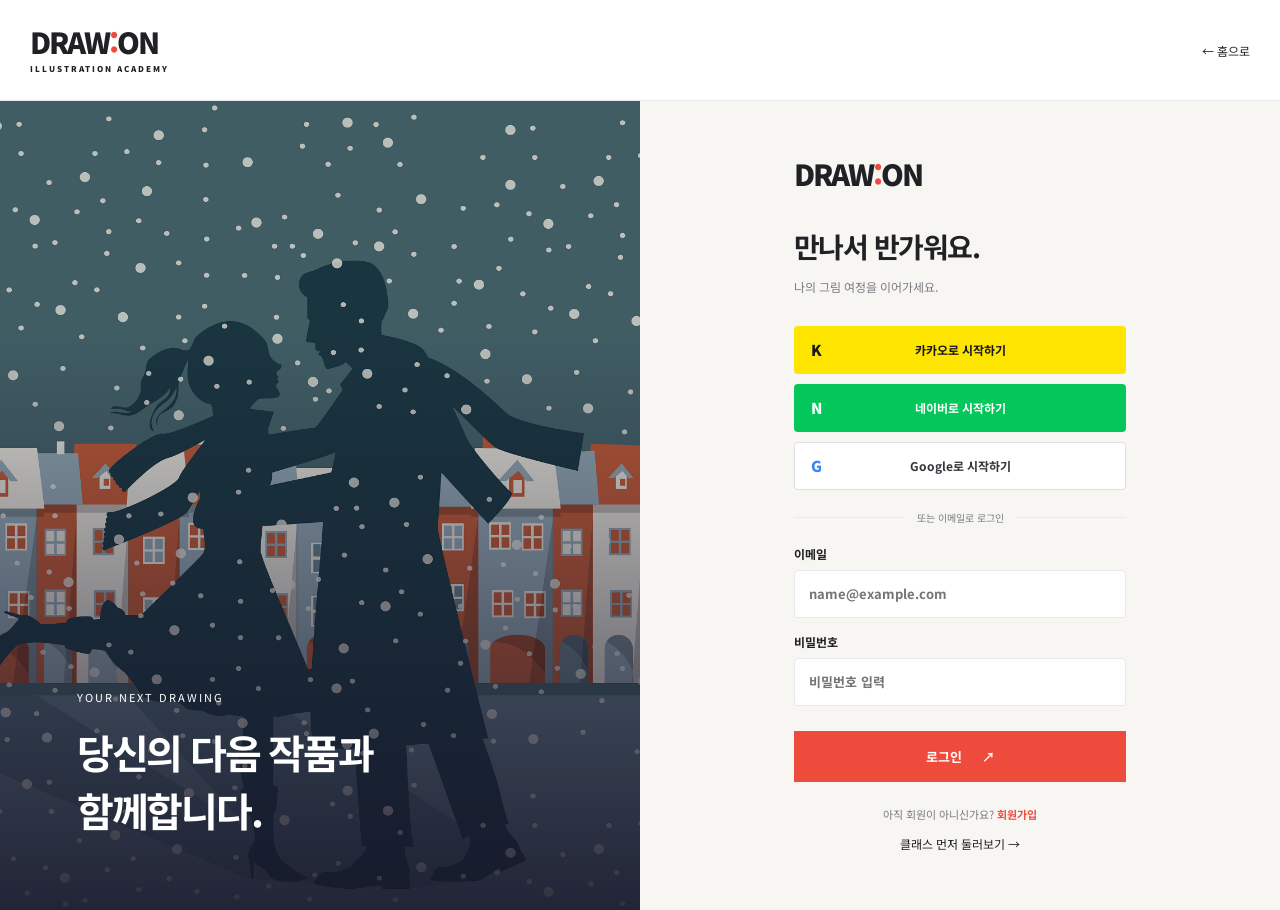
<file: login.html>
﻿<!doctype html>
<html lang="ko">
  <head>
    <meta charset="utf-8" />
    <meta name="viewport" content="width=device-width, initial-scale=1" />
    <title>로그인 | DRAW:ON</title>
    <link rel="icon" type="image/svg+xml" href="img2/favicon.svg" />
    <link rel="stylesheet" href="platform.css" />
  </head>
  <body class="login-page">
    <header class="login-header">
      <div class="header-inner">
        <a class="logo" href="index.html"
          >DRAW<span>:</span>ON<small>ILLUSTRATION ACADEMY</small></a
        ><a class="login-link" href="index.html">← 홈으로</a>
      </div>
    </header>
    <main class="login-layout">
      <div class="login-art">
        <img
          src="img2/dandelion_tea-couple-7726523_1920.png"
          alt="따뜻한 색감의 일러스트"
        />
        <div>
          <span>YOUR NEXT DRAWING</span>
          <h2>당신의 다음 작품과<br />함께합니다.</h2>
        </div>
      </div>
      <section class="login-form" id="login-form" aria-labelledby="login-title">
        <a class="logo" href="index.html">DRAW<span>:</span>ON</a>
        <h1 id="login-title">만나서 반가워요.</h1>
        <p>나의 그림 여정을 이어가세요.</p>
        <div class="social-buttons" aria-label="간편 로그인">
          <a class="social-button social-kakao" href="#login-notice"
            ><span aria-hidden="true">K</span>카카오로 시작하기</a
          >
          <a class="social-button social-naver" href="#login-notice"
            ><span aria-hidden="true">N</span>네이버로 시작하기</a
          >
          <a class="social-button social-google" href="#login-notice"
            ><span aria-hidden="true">G</span>Google로 시작하기</a
          >
        </div>
        <div class="login-divider"><span>또는 이메일로 로그인</span></div>
        <div class="login-fields">
          <label for="email"
            >이메일<input
              id="email"
              type="email"
              autocomplete="off"
              placeholder="name@example.com"
          /></label>
          <label for="password"
            >비밀번호<input
              id="password"
              type="password"
              autocomplete="new-password"
              placeholder="비밀번호 입력"
          /></label>
        </div>
        <a class="button login-submit" href="#login-notice">로그인 <b>↗</b></a>
        <p class="login-signup">
          아직 회원이 아니신가요? <a href="#login-notice">회원가입</a>
        </p>
        <a class="login-browse" href="classes.html">클래스 먼저 둘러보기 →</a>
      </section>
    </main>
    <div class="login-modal" id="login-notice">
      <a
        class="login-modal-backdrop"
        href="login.html"
        aria-label="안내 닫기"
      ></a>
      <section
        class="login-modal-card"
        role="dialog"
        aria-modal="true"
        aria-labelledby="login-notice-title"
      >
        <a class="login-modal-close" href="login.html" aria-label="닫기">×</a>
        <span class="login-modal-mark" aria-hidden="true">DRAW:ON</span>
        <h2 id="login-notice-title">로그인 시연 페이지입니다</h2>
        <p>
          현재는 시연용 사이트로 로그인과 간편 로그인을 사용할 수 없습니다.<br />입력하신
          정보는 전송되거나 저장되지 않습니다.
        </p>
        <a class="button" href="login.html">확인</a>
      </section>
    </div>
  </body>
</html>
</file>
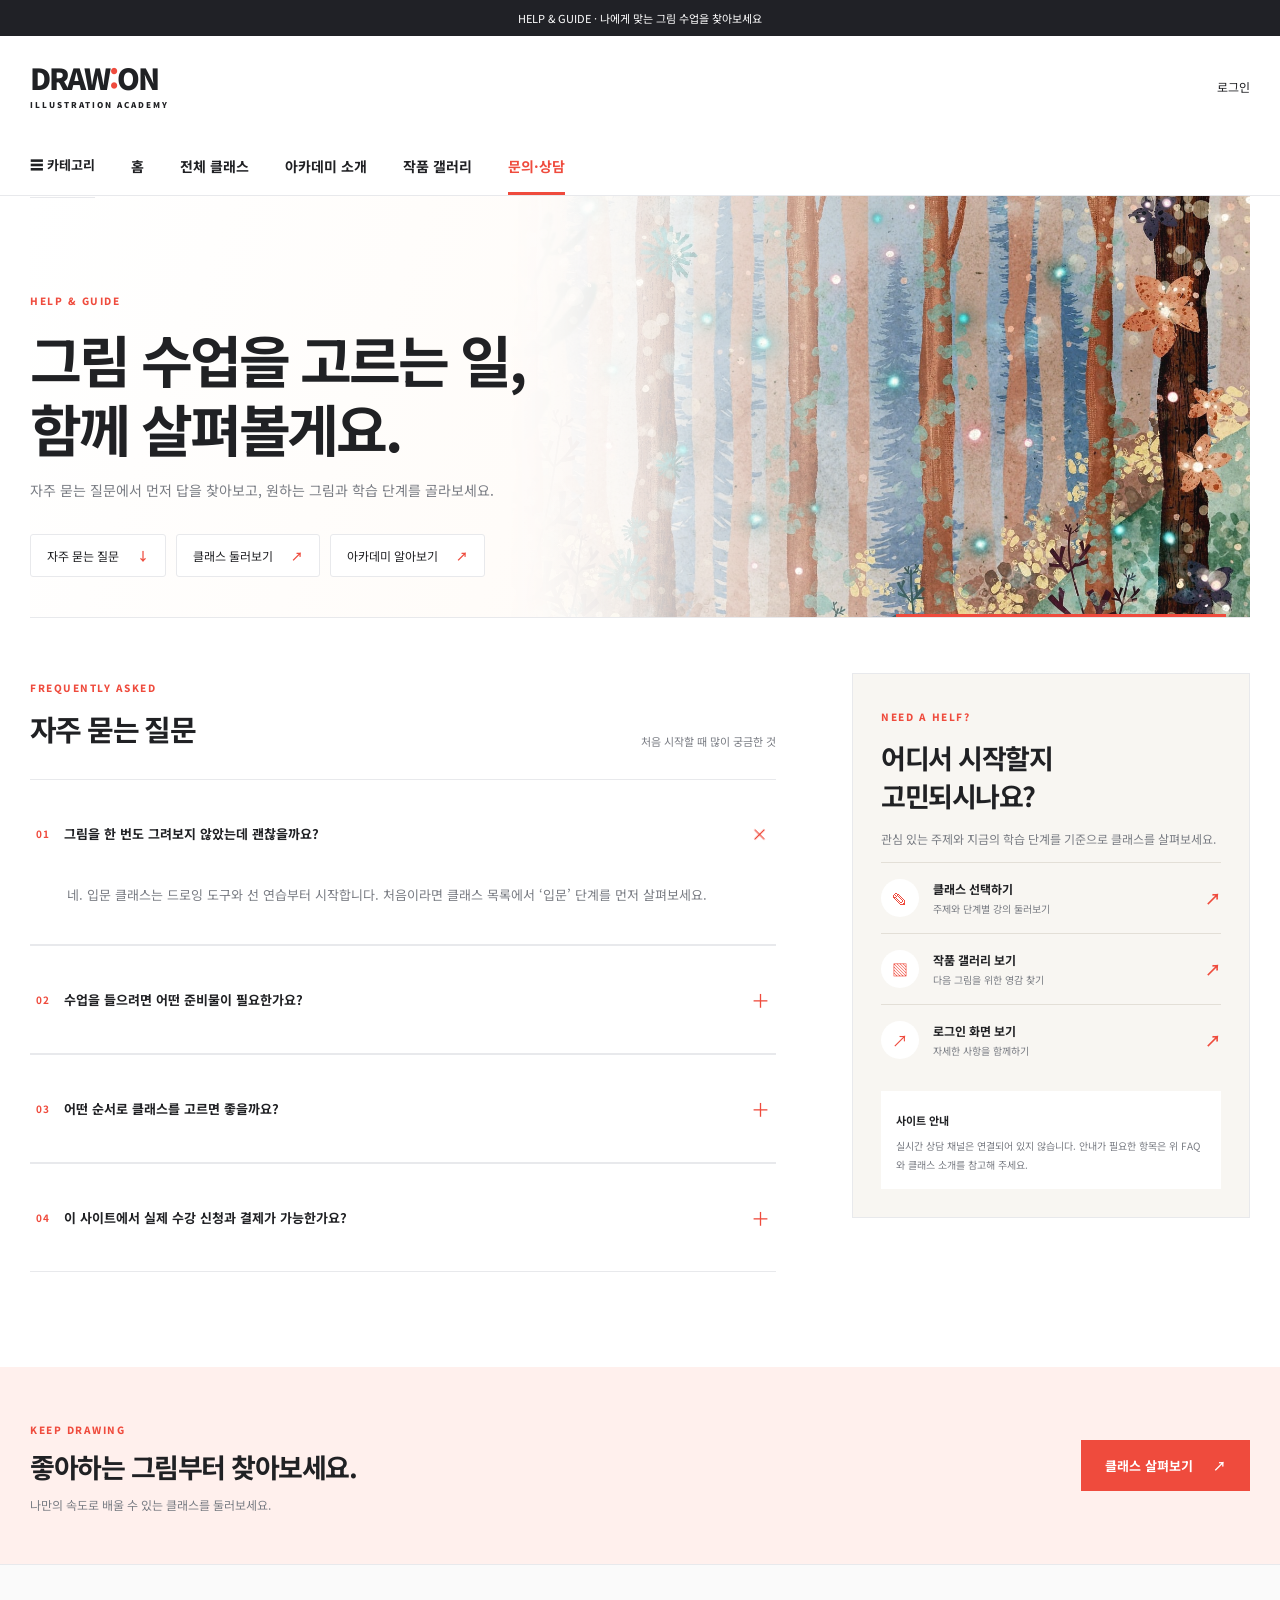
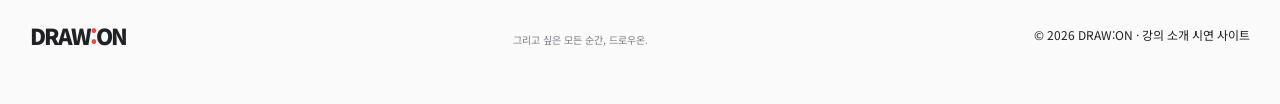
<file: support.html>
<!doctype html>
<html lang="ko">
  <head>
    <meta charset="utf-8" />
    <meta name="viewport" content="width=device-width,initial-scale=1" />
    <title>문의·상담 | DRAW:ON</title>
    <link rel="icon" type="image/svg+xml" href="img2/favicon.svg" />
    <link rel="stylesheet" href="platform.css" />
  </head>
  <body>
    <div class="announcement">
      HELP & GUIDE · 나에게 맞는 그림 수업을 찾아보세요
    </div>
    <header>
      <div class="header-inner">
        <a class="logo" href="index.html"
          >DRAW<span>:</span>ON<small>ILLUSTRATION ACADEMY</small></a
        ><a class="login-link" href="login.html">로그인</a>
      </div>
      <nav>
        <details class="category">
          <summary>☰ 카테고리</summary>
          <div class="mega-menu">
            <div>
              <b>그리고 싶은 것</b
              ><a href="classes.html#character">캐릭터 일러스트</a
              ><a href="classes.html#background">배경·컨셉 아트</a
              ><a href="classes.html#digital">디지털 드로잉</a>
            </div>
            <div>
              <b>나의 시작점</b><a href="classes.html#beginner">입문 클래스</a
              ><a href="classes.html#beginner">베이직 클래스</a
              ><a href="classes.html#beginner">어드밴스 클래스</a>
            </div>
            <div>
              <b>DRAW:ON</b><a href="gallery.html">작품 갤러리</a
              ><a href="academy.html">아카데미 소개</a>
            </div>
          </div>
        </details>
        <a href="index.html">홈</a><a href="classes.html">전체 클래스</a
        ><a href="academy.html">아카데미 소개</a
        ><a href="gallery.html">작품 갤러리</a
        ><a class="active" href="support.html">문의·상담</a>
      </nav>
    </header>
    <main>
      <section class="page-intro wrap visual-intro support-intro">
        <span class="eyebrow">HELP & GUIDE</span>
        <h1>그림 수업을 고르는 일,<br />함께 살펴볼게요.</h1>
        <p>
          자주 묻는 질문에서 먼저 답을 찾아보고, 원하는 그림과 학습 단계를
          골라보세요.
        </p>
        <div class="support-shortcuts">
          <a href="#faq">자주 묻는 질문 <b>↓</b></a
          ><a href="classes.html">클래스 둘러보기 <b>↗</b></a
          ><a href="academy.html">아카데미 알아보기 <b>↗</b></a>
        </div>
      </section>
      <section class="wrap support-layout">
        <div class="support-faq" id="faq">
          <div class="heading">
            <div>
              <span class="eyebrow">FREQUENTLY ASKED</span>
              <h2>자주 묻는 질문</h2>
            </div>
            <span class="faq-count">처음 시작할 때 많이 궁금한 것</span>
          </div>
          <details open>
            <summary>
              <span><i>01</i> 그림을 한 번도 그려보지 않았는데 괜찮을까요?</span
              ><b>＋</b>
            </summary>
            <p>
              네. 입문 클래스는 드로잉 도구와 선 연습부터 시작합니다. 처음이라면
              클래스 목록에서 ‘입문’ 단계를 먼저 살펴보세요.
            </p>
          </details>
          <details>
            <summary>
              <span><i>02</i> 수업을 들으려면 어떤 준비물이 필요한가요?</span
              ><b>＋</b>
            </summary>
            <p>
              디지털 드로잉 클래스는 태블릿 또는 펜 입력이 가능한 기기와 드로잉
              프로그램을 권장합니다. 세부 준비는 각 클래스 안내를 확인해 주세요.
            </p>
          </details>
          <details>
            <summary>
              <span><i>03</i> 어떤 순서로 클래스를 고르면 좋을까요?</span
              ><b>＋</b>
            </summary>
            <p>
              처음이라면 입문, 기초를 다지고 싶다면 베이직, 배운 내용을 응용하고
              싶다면 어드밴스 단계부터 살펴보세요. 그리고 싶은 주제도 함께
              고려하면 선택이 쉬워집니다.
            </p>
          </details>
          <details>
            <summary>
              <span
                ><i>04</i> 이 사이트에서 실제 수강 신청과 결제가
                가능한가요?</span
              ><b>＋</b>
            </summary>
            <p>
              현재 페이지는 사이트 시연용으로 제작되어 실제 회원 가입, 결제,
              수강 신청은 제공하지 않습니다. 클래스 상세 화면에서 강의 소개와
              구성을 둘러볼 수 있습니다.
            </p>
          </details>
        </div>
        <aside class="support-aside">
          <span class="eyebrow">NEED A HELF?</span>
          <h2>어디서 시작할지<br />고민되시나요?</h2>
          <p>
            관심 있는 주제와 지금의 학습 단계를 기준으로 클래스를 살펴보세요.
          </p>
          <a class="support-action" href="classes.html"
            ><span class="support-icon">✎</span
            ><span
              ><b>클래스 선택하기</b
              ><small>주제와 단계별 강의 둘러보기</small></span
            ><strong>↗</strong></a
          ><a class="support-action" href="gallery.html"
            ><span class="support-icon">▧</span
            ><span
              ><b>작품 갤러리 보기</b
              ><small>다음 그림을 위한 영감 찾기</small></span
            ><strong>↗</strong></a
          ><a class="support-action" href="login.html"
            ><span class="support-icon">↗</span
            ><span
              ><b>로그인 화면 보기</b
              ><small>자세한 사항을 함께하기</small></span
            ><strong>↗</strong></a
          >
          <div class="demo-notice">
            <b>사이트 안내</b>
            <p>
              실시간 상담 채널은 연결되어 있지 않습니다. 안내가 필요한 항목은 위
              FAQ와 클래스 소개를 참고해 주세요.
            </p>
          </div>
        </aside>
      </section>
      <section class="support-bottom">
        <div>
          <span class="eyebrow">KEEP DRAWING</span>
          <h2>좋아하는 그림부터 찾아보세요.</h2>
          <p>나만의 속도로 배울 수 있는 클래스를 둘러보세요.</p>
        </div>
        <a class="button" href="classes.html">클래스 살펴보기 <b>↗</b></a>
      </section>
    </main>
    <footer>
      <a class="logo" href="index.html">DRAW<span>:</span>ON</a>
      <p>그리고 싶은 모든 순간, 드로우온.</p>
      <span>© 2026 DRAW:ON · 강의 소개 시연 사이트</span>
    </footer>
  </body>
</html>
</file>
<file: platform.css>
@import url("https://fonts.googleapis.com/css2?family=Noto+Sans+KR:wght@400;500;600;700;800;900&display=swap");
.mega-menu {
  display: none;
  position: absolute;
  left: 0;
  right: 0;
  top: 159px;
  z-index: 12;
  max-width: 1280px;
  margin: auto;
  padding: 30px;
  background: #fff;
  border: 1px solid var(--line);
  box-shadow: 0 18px 36px #20212416;
  grid-template-columns: repeat(4, 1fr);
  gap: 28px;
}
.mega-menu.open {
  display: grid;
}
.mega-menu div {
  display: flex;
  flex-direction: column;
  gap: 12px;
}
.mega-menu b {
  font-size: 13px;
  margin-bottom: 5px;
}
.mega-menu a {
  font-size: 12px;
  color: var(--muted);
}
.mega-menu a:hover {
  color: var(--accent);
}
.mega-promo {
  padding: 20px;
  background: #fff0ed;
}
.mega-promo span {
  font-size: 9px;
  color: var(--accent);
  letter-spacing: 1px;
}
.mega-promo strong {
  font-size: 18px;
  line-height: 1.5;
}
.category-toggle {
  border: 0;
  background: none;
  font-weight: 800;
  font-size: 14px;
  white-space: nowrap;
}
.category-toggle:hover {
  color: var(--accent);
}
:root {
  --ink: #202124;
  --muted: #7a7d84;
  --accent: #ef4b3d;
  --line: #e8e9ec;
}
html {
  scroll-behavior: smooth;
}
body {
  overflow-x: hidden;
}
.announcement {
  position: relative;
  overflow: hidden;
}
.announcement:after {
  content: "";
  position: absolute;
  inset: 0 auto 0 -35%;
  width: 25%;
  background: linear-gradient(90deg, transparent, #ffffff28, transparent);
  transform: skewX(-24deg);
  animation: shine 7s infinite;
}
.hero-visual img {
  animation: heroReveal 1s both;
}
.hero-text > * {
  animation: rise 0.65s both;
}
.hero-text > *:nth-child(2) {
  animation-delay: 0.08s;
}
.hero-text > *:nth-child(3) {
  animation-delay: 0.15s;
}
.hero-text > *:nth-child(4) {
  animation-delay: 0.22s;
}
.hero-text > *:nth-child(5) {
  animation-delay: 0.3s;
}
.hero:before {
  content: "✦";
  position: absolute;
  z-index: 2;
  top: 11%;
  left: 48%;
  font-size: 26px;
  color: #ffd27a;
  animation: float 4s ease-in-out infinite;
}
.quick-links a {
  transition:
    background 0.25s,
    color 0.25s,
    transform 0.25s;
}
.quick-links a:hover {
  background: #fff4ef;
  transform: translateY(-3px);
}
.quick-links a > b {
  transition: transform 0.3s;
}
.quick-links a:hover > b {
  transform: rotate(-12deg) scale(1.12);
}
.course-card {
  animation: rise 0.6s both;
  animation-delay: calc(var(--card-i, 0) * 55ms);
}
.course-card img {
  transition:
    transform 0.55s cubic-bezier(0.2, 0.8, 0.2, 1),
    filter 0.4s;
}
.course-card:hover img {
  transform: scale(1.08) rotate(-1deg);
  filter: saturate(1.12);
}
.card-bottom b {
  transition: transform 0.25s;
}
.course-card:hover .card-bottom b {
  transform: translate(4px, -4px);
}
.level {
  transition:
    transform 0.3s,
    box-shadow 0.3s;
}
.level:hover {
  transform: translateY(-7px);
  box-shadow: 0 18px 35px #1d24401a;
}
.art-strip a {
  overflow: hidden;
  border-radius: 5px;
}
.art-strip img {
  transition:
    transform 0.65s,
    filter 0.4s;
}
.art-strip a:hover img {
  transform: scale(1.07);
  filter: saturate(1.15);
}
.wide-banner {
  position: relative;
  overflow: hidden;
}
.wide-banner:before,
.wide-banner:after {
  content: "✳";
  position: absolute;
  font-size: 120px;
  color: #fff8;
  animation: spin 24s linear infinite;
}
.wide-banner:before {
  left: 7%;
  top: -30px;
}
.wide-banner:after {
  right: 8%;
  bottom: -52px;
}
.mega-menu {
  animation: drop 0.2s ease-out;
}
.button {
  transition:
    transform 0.2s,
    box-shadow 0.2s,
    background 0.2s;
}
.button:hover {
  transform: translateY(-3px);
  box-shadow: 0 10px 24px #ef4b3d40;
}
.page-intro {
  animation: rise 0.55s both;
}
.gallery-item {
  transition:
    transform 0.3s,
    box-shadow 0.3s;
}
.gallery-item:hover {
  transform: translateY(-5px);
  box-shadow: 0 12px 30px #17182020;
}
.gallery-item img {
  transition: transform 0.45s;
}
.gallery-item:hover img {
  transform: scale(1.035);
}
.login-art img {
  animation: heroReveal 1s both;
}
.course-info {
  animation: rise 0.55s both;
}
@keyframes rise {
  from {
    opacity: 0;
    transform: translateY(18px);
  }
  to {
    opacity: 1;
    transform: translateY(0);
  }
}
@keyframes heroReveal {
  from {
    opacity: 0.4;
    transform: scale(1.04);
  }
  to {
    opacity: 1;
    transform: scale(1);
  }
}
@keyframes float {
  0%,
  100% {
    transform: translateY(0) rotate(0);
  }
  50% {
    transform: translateY(-13px) rotate(18deg);
  }
}
@keyframes shine {
  0%,
  35% {
    left: -35%;
  }
  70%,
  100% {
    left: 120%;
  }
}
@keyframes spin {
  to {
    transform: rotate(360deg);
  }
}
@keyframes drop {
  from {
    opacity: 0;
    transform: translateY(-8px);
  }
  to {
    opacity: 1;
    transform: translateY(0);
  }
}
* {
  box-sizing: border-box;
}
body {
  margin: 0;
  font-family: "Noto Sans KR", sans-serif;
  color: var(--ink);
  background: #fff;
}
a {
  color: inherit;
  text-decoration: none;
}
button,
input,
select {
  font: inherit;
}
button,
a,
input,
select {
  touch-action: manipulation;
}
button {
  cursor: pointer;
}
img {
  display: block;
  width: 100%;
  object-fit: cover;
}
h1,
h2,
h3,
p {
  margin-top: 0;
}
h1,
h2,
h3 {
  letter-spacing: -0.055em;
}
p {
  line-height: 1.9;
}
button {
  color: inherit;
}
a:hover {
  color: var(--accent);
}
.announcement {
  padding: 10px 20px;
  background: #202126;
  color: #fff;
  text-align: center;
  font-size: 11px;
}
.announcement a {
  margin-left: 28px;
  color: #ffb9aa;
}
header {
  background: #fff;
  position: relative;
  z-index: 10;
  border-bottom: 1px solid var(--line);
}
.header-inner {
  max-width: 1280px;
  margin: auto;
  display: flex;
  align-items: center;
  gap: 60px;
  height: 100px;
  padding: 0 30px;
}
.logo {
  font-weight: 900;
  font-size: 29px;
  letter-spacing: -2px;
  line-height: 1;
}
.logo span {
  color: var(--accent);
}
.logo small {
  display: block;
  font-size: 8px;
  letter-spacing: 2px;
  margin-top: 9px;
}
.search {
  display: flex;
  max-width: 440px;
  flex: 1;
  border-bottom: 2px solid #25262a;
}
.search input {
  border: 0;
  width: 100%;
  padding: 12px 0;
  font-size: 13px;
  outline: none;
}
.search button {
  border: 0;
  background: none;
  font-size: 28px;
}
.login-link {
  margin-left: auto;
  font-size: 12px;
  white-space: nowrap;
}
nav {
  max-width: 1280px;
  margin: auto;
  display: flex;
  align-items: center;
  gap: 36px;
  padding: 0 30px;
  height: 59px;
  font-weight: 700;
  font-size: 14px;
}
nav > a {
  height: 100%;
  display: flex;
  align-items: center;
  position: relative;
}
nav .active:after {
  content: "";
  position: absolute;
  bottom: 0;
  height: 3px;
  background: var(--accent);
  width: 100%;
}
.nav-pick {
  margin-left: auto;
  font-size: 12px;
}
.nav-pick span {
  margin-left: 16px;
  font-size: 10px;
  color: var(--accent);
}
#menu {
  display: none;
}
.hero {
  display: grid;
  grid-template-columns: 1fr 1fr;
  background: #241f34;
  color: white;
  min-height: 520px;
  position: relative;
  overflow: hidden;
}
.hero-visual {
  grid-column: 2;
  grid-row: 1;
}
.hero-visual img {
  height: 100%;
  max-height: 600px;
  object-position: center;
}
.hero-text {
  grid-column: 1;
  grid-row: 1;
  padding: 65px 40px 35px max(30px, calc((100vw - 1220px) / 2));
  position: relative;
  background: linear-gradient(90deg, #241f34 85%, transparent);
  z-index: 1;
}
.tag {
  display: inline-block;
  font-size: 10px;
  letter-spacing: 1px;
  border: 1px solid #ffffff66;
  padding: 7px 10px;
}
.hero-overline {
  font-size: 13px;
  margin: 28px 0 12px;
  color: #f6bfb3;
}
.hero h1 {
  font-size: clamp(32px, 3.6vw, 53px);
  line-height: 1.35;
  margin-bottom: 18px;
  font-weight: 900;
}
.hero p:not(.hero-overline) {
  font-size: 13px;
  color: #d2cbd9;
}
.button {
  display: inline-flex;
  justify-content: center;
  align-items: center;
  padding: 16px 24px;
  background: var(--accent);
  color: #fff;
  border: 0;
  font-size: 13px;
  font-weight: 700;
  gap: 20px;
}
.button:hover {
  background: #cf382d;
  color: white;
}
.hero .button {
  margin-top: 12px;
  background: white;
  color: #24212d;
}
.slider-controls {
  display: flex;
  gap: 20px;
  align-items: center;
  margin-top: 30px;
  font-size: 11px;
}
.slider-controls button {
  border: 1px solid #ffffff50;
  background: none;
  color: white;
  width: 30px;
  height: 30px;
  border-radius: 50%;
}
.quick-links {
  max-width: 1220px;
  margin: 30px auto 0;
  display: grid;
  grid-template-columns: repeat(4, 1fr);
  border: 1px solid var(--line);
}
.quick-links a {
  display: flex;
  gap: 16px;
  align-items: center;
  padding: 24px;
  border-right: 1px solid var(--line);
  font-size: 13px;
}
.quick-links a:last-child {
  border: 0;
}
.quick-links b {
  font-size: 29px;
  color: var(--accent);
}
.quick-links span {
  flex: 1;
  font-weight: 700;
}
.quick-links small {
  display: block;
  color: var(--muted);
  font-size: 10px;
  font-weight: 400;
  margin-top: 5px;
}
.wrap {
  max-width: 1220px;
  margin: auto;
  padding: 70px 0;
}
.heading {
  display: flex;
  justify-content: space-between;
  align-items: end;
  gap: 20px;
  margin-bottom: 30px;
}
.heading h2 {
  font-size: 29px;
  margin: 9px 0 0;
}
.heading i {
  color: var(--accent);
  font-style: normal;
}
.heading > a,
.heading > p {
  font-size: 12px;
  margin: 0;
  color: var(--muted);
}
.eyebrow {
  font-size: 10px;
  font-weight: 800;
  letter-spacing: 1.5px;
  color: var(--accent);
}
.course-grid {
  display: grid;
  grid-template-columns: repeat(4, minmax(0, 1fr));
  gap: 22px;
}
.course-card {
  border: 1px solid var(--line);
  border-radius: 7px;
  overflow: hidden;
  transition:
    transform 0.2s,
    box-shadow 0.2s;
}
.course-card:hover {
  transform: translateY(-5px);
  box-shadow: 0 12px 24px #20212410;
  color: inherit;
}
.course-card img {
  aspect-ratio: 1.35;
  transition: transform 0.3s;
}
.course-card:hover img {
  transform: scale(1.025);
}
.card-body {
  padding: 19px;
}
.card-body small {
  color: var(--accent);
  font-size: 10px;
  font-weight: 700;
}
.card-body h3 {
  font-size: 17px;
  line-height: 1.6;
  margin: 9px 0;
  min-height: 54px;
}
.card-body p {
  font-size: 10px;
  color: var(--muted);
}
.card-bottom {
  border-top: 1px solid var(--line);
  padding-top: 14px;
  display: flex;
  justify-content: space-between;
  font-size: 11px;
}
.card-bottom b {
  color: var(--accent);
}
.wide-banner {
  text-align: center;
  background: #e8edff;
  padding: 44px 24px;
  color: #26316a;
}
.wide-banner span {
  font-size: 10px;
  letter-spacing: 2px;
}
.wide-banner h2 {
  font-size: 31px;
  margin: 12px;
}
.wide-banner a {
  font-size: 12px;
}
.level-grid {
  display: grid;
  grid-template-columns: repeat(3, 1fr);
  gap: 22px;
}
.level {
  background: #f5f6f8;
  padding: 32px;
}
.level:nth-child(2) {
  background: #fff0e9;
}
.level:nth-child(3) {
  background: #eff2fc;
}
.level > span {
  font-size: 10px;
  letter-spacing: 1px;
  color: var(--muted);
}
.level h3 {
  font-size: 28px;
  margin: 20px 0 12px;
}
.level p {
  font-size: 12px;
  color: #666;
}
.level b {
  font-size: 12px;
  display: block;
  margin-top: 30px;
}
.gallery-preview {
  background: #f7f7f8;
}
.art-strip {
  display: grid;
  grid-template-columns: repeat(3, 1fr);
  gap: 20px;
}
.art-strip img {
  height: 260px;
  border-radius: 5px;
}
.page-intro {
  padding-top: 65px;
  padding-bottom: 45px;
}
.page-intro h1 {
  font-size: 38px;
  margin: 15px 0;
}
.page-intro p {
  font-size: 13px;
  color: var(--muted);
}
.catalog {
  display: grid;
  grid-template-columns: 190px 1fr;
  gap: 40px;
  padding-top: 5px;
}
.catalog aside h3 {
  font-size: 14px;
  margin-top: 22px;
}
.catalog aside button {
  display: flex;
  justify-content: space-between;
  width: 100%;
  padding: 14px 12px;
  background: none;
  border: 0;
  text-align: left;
  font-size: 12px;
}
.catalog aside button.selected {
  background: #fff0ed;
  color: var(--accent);
  font-weight: 700;
}
.catalog select {
  width: 100%;
  padding: 12px;
  border: 1px solid var(--line);
  background: white;
  font-size: 12px;
}
.catalog .course-grid {
  grid-template-columns: repeat(3, minmax(0, 1fr));
}
.catalog-toolbar {
  display: flex;
  align-items: center;
  justify-content: space-between;
  margin-bottom: 20px;
  font-size: 12px;
}
.catalog-toolbar p {
  margin: 0;
}
.catalog-toolbar input {
  padding: 10px;
  border: 1px solid var(--line);
  font-size: 12px;
}
.empty {
  padding: 80px 20px;
  background: #f8f8f8;
  text-align: center;
  color: var(--muted);
}
.academy-hero {
  position: relative;
  background: #172b25;
  height: 490px;
  color: white;
  overflow: hidden;
}
.academy-hero img {
  height: 100%;
  opacity: 0.48;
  object-position: center 45%;
}
.academy-hero > div {
  position: absolute;
  inset: 0;
  display: flex;
  flex-direction: column;
  justify-content: center;
  align-items: center;
  text-align: center;
}
.academy-hero h1 {
  font-size: 48px;
  line-height: 1.4;
  margin: 18px;
}
.academy-hero p {
  font-size: 13px;
}
.academy-hero .eyebrow {
  color: #ffe29b;
}
.split {
  display: grid;
  grid-template-columns: 1fr 1fr;
  gap: 65px;
  align-items: center;
}
.split img {
  height: 430px;
  border-radius: 5px;
}
.split h2 {
  font-size: 34px;
  margin: 18px 0;
}
.split p {
  font-size: 13px;
  color: var(--muted);
  margin-bottom: 25px;
}
.masonry {
  columns: 3;
  column-gap: 24px;
  padding-top: 0;
}
.gallery-item {
  display: block;
  width: 100%;
  border: 0;
  padding: 0;
  margin-bottom: 25px;
  background: #f5f5f5;
  text-align: left;
  break-inside: avoid;
}
.gallery-item img {
  height: auto;
}
.gallery-item span {
  display: block;
  padding: 20px;
  font-size: 10px;
  color: var(--muted);
}
.gallery-item b {
  display: block;
  margin-top: 6px;
  color: var(--ink);
  font-size: 14px;
}
dialog {
  border: 0;
  padding: 25px;
  max-width: 85vw;
  max-height: 90vh;
}
dialog::backdrop {
  background: #000b;
}
dialog img {
  max-height: 72vh;
  object-fit: contain;
}
dialog p {
  font-size: 13px;
  margin: 15px 0 0;
}
#close-art {
  position: absolute;
  right: 5px;
  top: 0;
  background: white;
  border: 0;
  font-size: 28px;
}
.support-grid {
  display: grid;
  grid-template-columns: 1.4fr 1fr;
  gap: 70px;
  padding-top: 0;
}
.support-grid h2 {
  font-size: 24px;
}
details {
  border-bottom: 1px solid var(--line);
}
summary {
  display: flex;
  justify-content: space-between;
  gap: 20px;
  padding: 22px 0;
  font-size: 13px;
  cursor: pointer;
  list-style: none;
}
summary::-webkit-details-marker {
  display: none;
}
details p {
  font-size: 12px;
  color: var(--muted);
  padding-bottom: 15px;
}
.consult {
  background: #f5f6f8;
  padding: 30px;
}
.consult h2 {
  margin: 15px 0 25px;
}
label {
  display: block;
  font-size: 12px;
  font-weight: 600;
  margin: 15px 0;
}
label select,
label input {
  display: block;
  width: 100%;
  padding: 13px;
  margin-top: 9px;
  border: 1px solid #dadddf;
  background: white;
  border-radius: 2px;
  font-size: 12px;
}
.consult .button {
  width: 100%;
  margin-top: 15px;
}
.consult > p {
  font-size: 10px;
  color: var(--muted);
}
.breadcrumb {
  padding: 30px 0;
  font-size: 11px;
  color: var(--muted);
}
.course-detail {
  display: grid;
  grid-template-columns: 1.35fr 1fr;
  gap: 55px;
  padding-top: 0;
  align-items: start;
}
.course-detail > div > img {
  border-radius: 6px;
  max-height: 580px;
}
.course-info {
  position: sticky;
  top: 25px;
}
.course-info .tag {
  border-color: var(--accent);
  color: var(--accent);
}
.course-info > p {
  font-size: 13px;
  color: var(--muted);
  margin: 18px 0;
}
.course-info h1 {
  font-size: 33px;
  line-height: 1.45;
}
.course-info dl {
  display: grid;
  grid-template-columns: 100px 1fr;
  border-top: 1px solid var(--line);
  padding-top: 20px;
  gap: 14px;
  font-size: 12px;
}
.course-info dt {
  color: var(--muted);
}
.course-info dd {
  margin: 0;
}
.course-info .button,
.secondary-button {
  display: block;
  width: 100%;
  text-align: center;
  margin-top: 10px;
}
.secondary-button {
  padding: 15px;
  border: 1px solid var(--line);
  font-size: 12px;
}
.course-info > small {
  display: block;
  margin-top: 15px;
  font-size: 10px;
  color: var(--muted);
}
.lesson-overview {
  padding-top: 45px;
}
.lesson-overview h2 {
  font-size: 23px;
  margin-top: 30px;
}
.lesson-overview > p {
  font-size: 13px;
  color: var(--muted);
}
.login-layout {
  display: grid;
  grid-template-columns: 1fr 1fr;
  min-height: 650px;
}
.login-art {
  position: relative;
  background: #31294b;
}
.login-art img {
  height: 100%;
  position: absolute;
  opacity: 0.6;
}
.login-art > div {
  position: absolute;
  bottom: 55px;
  left: 12%;
  color: white;
}
.login-art span {
  font-size: 11px;
  letter-spacing: 2px;
}
.login-art h2 {
  font-size: 40px;
  margin: 16px 0;
}
.login-form {
  max-width: 400px;
  width: 100%;
  padding: 65px 25px;
  margin: auto;
}
.login-form h1 {
  font-size: 28px;
  margin: 35px 0 10px;
}
.login-form > p {
  font-size: 12px;
  color: var(--muted);
}
.demo-note {
  padding: 12px;
  background: #fff2eb;
  color: #9a5837;
  font-size: 10px;
  line-height: 1.8;
  margin: 25px 0;
}
.login-form .button {
  width: 100%;
  margin-top: 10px;
}
.login-form > a:last-child {
  font-size: 12px;
}
footer {
  border-top: 1px solid var(--line);
  padding: 45px max(25px, calc((100vw - 1220px) / 2));
  display: flex;
  justify-content: space-between;
  gap: 40px;
  background: #fafafa;
}
footer p {
  font-size: 10px;
  color: var(--muted);
  margin-top: 20px;
}
footer > div > a:not(.logo) {
  font-size: 11px;
  margin-right: 23px;
}
a:focus-visible,
button:focus-visible {
  outline: 3px solid #f0a99e;
  outline-offset: 4px;
}
@media (max-width: 1000px) {
  .wrap {
    margin: 0 25px;
  }
  .quick-links {
    margin: 25px;
  }
  .header-inner {
    gap: 30px;
  }
  .course-grid {
    grid-template-columns: repeat(2, 1fr);
  }
  .catalog .course-grid {
    grid-template-columns: repeat(2, 1fr);
  }
  .quick-links a {
    padding: 18px 12px;
  }
  .quick-links b {
    font-size: 22px;
  }
  .quick-links span {
    font-size: 11px;
  }
  nav {
    gap: 25px;
  }
  .nav-pick span {
    display: none;
  }
  .hero-text {
    padding-left: 30px;
  }
  .art-strip img {
    height: 210px;
  }
  .support-grid {
    gap: 30px;
  }
  .course-detail {
    gap: 30px;
  }
}
@media (max-width: 650px) {
  .announcement {
    font-size: 9px;
  }
  .announcement a {
    display: none;
  }
  .header-inner {
    height: 78px;
    padding: 0 20px;
    gap: 15px;
  }
  .logo {
    font-size: 25px;
  }
  .logo small {
    font-size: 6px;
  }
  .search {
    display: none;
  }
  .login-link {
    font-size: 10px;
  }
  #menu {
    display: block;
    border: 0;
    background: none;
    font-size: 23px;
  }
  nav {
    height: auto;
    padding: 0 20px;
    gap: 24px;
    overflow: auto;
    white-space: nowrap;
    font-size: 12px;
  }
  nav > a {
    padding: 17px 0;
  }
  .nav-pick {
    display: none;
  }
  nav.open {
    display: flex;
    flex-wrap: wrap;
    gap: 0;
  }
  nav.open > a {
    width: 50%;
    padding: 17px 12px;
  }
  .hero {
    display: flex;
    min-height: 590px;
    align-items: end;
  }
  .hero-visual {
    position: absolute;
    inset: 0;
  }
  .hero-visual img {
    height: 100%;
    max-height: none;
  }
  .hero:after {
    content: "";
    position: absolute;
    inset: 0;
    background: linear-gradient(0deg, #201b32 3%, #201b32bc 55%, #201b3210);
  }
  .hero-text {
    background: none;
    padding: 140px 25px 30px;
    z-index: 1;
  }
  .hero h1 {
    font-size: 37px;
  }
  .hero-overline {
    font-size: 11px;
  }
  .quick-links {
    grid-template-columns: 1fr 1fr;
    margin: 20px;
    border: 0;
    gap: 8px;
  }
  .quick-links a {
    border: 1px solid var(--line) !important;
    padding: 15px 10px;
    gap: 9px;
  }
  .quick-links a > b {
    font-size: 23px;
  }
  .wrap {
    margin: 0 20px;
    padding: 45px 0;
  }
  .heading {
    align-items: start;
    gap: 15px;
  }
  .heading h2 {
    font-size: 23px;
  }
  .heading > a {
    white-space: nowrap;
    font-size: 10px;
    margin-top: 25px;
  }
  .heading > p {
    display: none;
  }
  .course-grid {
    gap: 13px;
  }
  .card-body {
    padding: 13px;
  }
  .card-body h3 {
    font-size: 14px;
    min-height: 65px;
  }
  .card-body p {
    font-size: 9px;
  }
  .card-bottom {
    font-size: 9px;
  }
  .wide-banner {
    padding: 35px 20px;
  }
  .wide-banner h2 {
    font-size: 24px;
    line-height: 1.5;
  }
  .level-grid {
    grid-template-columns: 1fr;
    gap: 12px;
  }
  .level {
    padding: 25px;
  }
  .level h3 {
    margin: 12px 0;
    font-size: 24px;
  }
  .level b {
    margin-top: 20px;
  }
  .art-strip {
    gap: 10px;
    grid-template-columns: 1fr 1fr;
  }
  .art-strip a:last-child {
    display: none;
  }
  .art-strip img {
    height: 210px;
  }
  .page-intro h1 {
    font-size: 29px;
  }
  .page-intro p {
    font-size: 12px;
  }
  .catalog {
    display: block;
    padding-top: 0;
  }
  .catalog aside {
    display: flex;
    gap: 7px;
    flex-wrap: wrap;
    margin-bottom: 25px;
  }
  .catalog aside h3 {
    display: none;
  }
  .catalog aside button {
    width: auto;
    border: 1px solid var(--line);
    padding: 9px 12px;
  }
  .catalog aside button span {
    display: none;
  }
  .catalog aside select {
    width: 100%;
    margin-top: 8px;
  }
  .catalog-toolbar input {
    width: 145px;
  }
  .academy-hero {
    height: 430px;
  }
  .academy-hero h1 {
    font-size: 34px;
  }
  .split {
    grid-template-columns: 1fr;
    gap: 25px;
  }
  .split img {
    height: 310px;
  }
  .split h2 {
    font-size: 29px;
  }
  .masonry {
    columns: 2;
    column-gap: 12px;
  }
  .gallery-item {
    margin-bottom: 12px;
  }
  .gallery-item span {
    padding: 13px;
  }
  .gallery-item b {
    font-size: 11px;
  }
  .support-grid {
    grid-template-columns: 1fr;
    gap: 35px;
  }
  .course-detail {
    grid-template-columns: 1fr;
    gap: 30px;
  }
  .course-info {
    position: static;
    grid-row: 1;
  }
  .course-info h1 {
    font-size: 29px;
  }
  .breadcrumb {
    padding: 22px 0;
  }
  .login-layout {
    display: block;
    min-height: 0;
  }
  .login-art {
    display: none;
  }
  .login-form {
    padding: 45px 25px;
  }
  footer {
    flex-direction: column;
    padding: 35px 25px;
    gap: 15px;
  }
  footer > div > a:not(.logo) {
    font-size: 10px;
    margin-right: 12px;
  }
}
@media (prefers-reduced-motion: reduce) {
  * {
    transition: none !important;
  }
}
.top-ten {
  padding-top: 50px;
  padding-bottom: 70px;
}
.top-rail {
  display: grid;
  grid-auto-flow: column;
  grid-auto-columns: minmax(260px, 1fr);
  gap: 18px;
  overflow-x: auto;
  scroll-snap-type: x mandatory;
  padding: 4px 2px 16px;
}
.top-item {
  display: grid;
  grid-template-columns: 28px 115px 1fr;
  align-items: center;
  gap: 13px;
  border-top: 1px solid var(--line);
  padding-top: 16px;
  scroll-snap-align: start;
}
.top-item em {
  font: italic 20px Georgia;
  color: var(--accent);
}
.top-item img {
  width: 115px;
  height: 85px;
  border-radius: 4px;
}
.top-item div {
  min-width: 0;
}
.top-item small,
.top-item span {
  display: block;
  font-size: 9px;
  color: var(--muted);
}
.top-item b {
  display: block;
  font-size: 13px;
  line-height: 1.45;
  margin: 7px 0;
  white-space: normal;
}
.top-item:hover {
  color: var(--ink);
}
.top-item:hover b {
  color: var(--accent);
}
.review-band {
  display: grid;
  grid-template-columns: 270px 1fr;
  gap: 35px;
  align-items: center;
  background: #f5f6f8;
  padding: 48px max(25px, calc((100vw - 1220px) / 2));
  overflow: hidden;
}
.review-title h2 {
  font-size: 28px;
  line-height: 1.45;
  margin: 12px 0;
}
.review-title p {
  font-size: 10px;
  color: var(--muted);
}
.review-title button {
  border: 1px solid #cfd1d5;
  border-radius: 30px;
  background: white;
  padding: 9px 14px;
  font-size: 10px;
}
.review-window {
  overflow: hidden;
  mask-image: linear-gradient(
    90deg,
    transparent,
    #000 4%,
    #000 96%,
    transparent
  );
}
.review-track {
  display: flex;
  width: max-content;
  gap: 15px;
  animation: reviewScroll 42s linear infinite;
}
.review-track.paused,
.review-track.hover-paused {
  animation-play-state: paused;
}
.review-card {
  position: relative;
  background: white;
  border: 1px solid var(--line);
  border-radius: 7px;
  width: 260px;
  min-height: 175px;
  padding: 23px;
  box-shadow: 0 5px 15px #20212408;
}
.review-card > span {
  position: absolute;
  right: 17px;
  top: 8px;
  color: #f3d8d3;
  font: 48px Georgia;
}
.review-card h3 {
  font-size: 16px;
  margin: 8px 0;
}
.review-card p {
  font-size: 11px;
  line-height: 1.7;
  color: #65686d;
  min-height: 40px;
}
.review-card small {
  font-size: 9px;
  color: #96989d;
}
.review-card b {
  position: absolute;
  right: 17px;
  bottom: 18px;
  color: #f3a83a;
  font-size: 10px;
  letter-spacing: 1px;
}
@keyframes reviewScroll {
  to {
    transform: translateX(-50%);
  }
}
.review-window:focus-within .review-track {
  animation-play-state: paused;
}
@media (max-width: 650px) {
  .review-band {
    display: block;
    padding: 38px 20px;
  }
  .review-title {
    margin-bottom: 20px;
  }
  .review-title h2 {
    font-size: 23px;
  }
  .review-card {
    width: 235px;
    min-height: 165px;
  }
  .review-track {
    animation-duration: 34s;
  }
}
.hero-visual {
  position: relative;
  overflow: hidden;
}
.hero-visual:after {
  content: "";
  position: absolute;
  inset: -25%;
  background: linear-gradient(
    120deg,
    transparent 25%,
    #ffffff0b 50%,
    transparent 75%
  );
  transform: translateX(-100%);
  animation: heroLight 14s ease-in-out infinite;
  pointer-events: none;
}
.hero-visual img {
  animation:
    heroReveal 1s both,
    heroDrift 24s ease-in-out infinite alternate;
  transition:
    opacity 0.4s,
    filter 0.4s;
  transform-origin: center;
}
.hero-visual.changing img {
  opacity: 0.12;
  filter: blur(3px);
}
@keyframes heroDrift {
  from {
    transform: scale(1.015) translate3d(0, 0, 0);
  }
  to {
    transform: scale(1.055) translate3d(-1.2%, 0.5%, 0);
  }
}
@keyframes heroLight {
  0%,
  45% {
    transform: translateX(-100%);
  }
  75%,
  100% {
    transform: translateX(100%);
  }
}
@media (prefers-reduced-motion: reduce) {
  .hero-visual:after,
  .hero-visual img {
    animation: none !important;
  }
}
.hero-visual:after {
  opacity: 0.35;
}
.hero {
  height: 520px;
  min-height: 0;
  display: block;
  overflow: hidden;
  background: #201b32;
}
.hero-slides {
  height: 100%;
  position: relative;
}
.hero-slides figure {
  position: absolute;
  inset: 0;
  margin: 0;
  opacity: 0;
  animation: heroCycle 18s infinite;
}
.hero-slides figure:nth-child(2) {
  animation-delay: 6s;
}
.hero-slides figure:nth-child(3) {
  animation-delay: 12s;
}
.hero-pick {
  position: absolute;
  width: 1px;
  height: 1px;
  overflow: hidden;
  clip-path: inset(50%);
}
.hero:has(.hero-pick:checked) .hero-slides figure {
  animation-name: heroCycleImmediate;
  animation-duration: 20s;
}
.hero:has(.hero-pick:checked) .hero-dots i {
  animation-name: dotCycleImmediate;
  animation-duration: 20s;
}
#hero-pick-1:checked ~ .hero-slides figure:nth-child(1),
#hero-pick-2:checked ~ .hero-slides figure:nth-child(2),
#hero-pick-3:checked ~ .hero-slides figure:nth-child(3) {
  animation-name: heroCycleSelected;
  animation-delay: 0s;
}
#hero-pick-1:checked ~ .hero-slides figure:nth-child(2),
#hero-pick-2:checked ~ .hero-slides figure:nth-child(3),
#hero-pick-3:checked ~ .hero-slides figure:nth-child(1) {
  animation-delay: 8s;
}
#hero-pick-1:checked ~ .hero-slides figure:nth-child(3),
#hero-pick-2:checked ~ .hero-slides figure:nth-child(1),
#hero-pick-3:checked ~ .hero-slides figure:nth-child(2) {
  animation-delay: 14s;
}
#hero-pick-1:checked ~ .hero-controls .hero-dots i:nth-child(1),
#hero-pick-2:checked ~ .hero-controls .hero-dots i:nth-child(2),
#hero-pick-3:checked ~ .hero-controls .hero-dots i:nth-child(3) {
  animation-delay: 0s;
}
#hero-pick-1:checked ~ .hero-controls .hero-dots i:nth-child(2),
#hero-pick-2:checked ~ .hero-controls .hero-dots i:nth-child(3),
#hero-pick-3:checked ~ .hero-controls .hero-dots i:nth-child(1) {
  animation-delay: 8s;
}
#hero-pick-1:checked ~ .hero-controls .hero-dots i:nth-child(3),
#hero-pick-2:checked ~ .hero-controls .hero-dots i:nth-child(1),
#hero-pick-3:checked ~ .hero-controls .hero-dots i:nth-child(2) {
  animation-delay: 14s;
}
.hero-slides figure img {
  height: 100%;
  object-fit: cover;
  object-position: center 40%;
  animation: heroPan 18s ease-in-out infinite;
}
.hero-slides figure:after {
  content: "";
  position: absolute;
  inset: 0;
  background: linear-gradient(
    90deg,
    #171629e8 0%,
    #171629a6 43%,
    transparent 82%
  );
}
.hero-slides figcaption {
  position: absolute;
  z-index: 1;
  left: max(30px, calc((100vw - 1220px) / 2));
  top: 50%;
  transform: translateY(-50%);
  color: white;
}
.hero-slides figcaption > span {
  font-size: 11px;
  letter-spacing: 2px;
  color: #ffb4a4;
}
.hero-slides h1 {
  font-size: clamp(34px, 4vw, 54px);
  line-height: 1.4;
  margin: 20px 0;
}
.hero-slides p {
  color: #eee;
  font-size: 13px;
}
.hero-controls {
  position: absolute;
  z-index: 3;
  bottom: 25px;
  left: 50%;
  transform: translateX(-50%);
  display: flex;
  align-items: center;
  gap: 10px;
}
.hero-dots {
  display: flex;
  gap: 8px;
}
.hero-dots i {
  display: block;
  width: 7px;
  height: 7px;
  border-radius: 50%;
  background: #ffffff70;
  animation: dotCycle 18s infinite;
}
.hero-dots i:nth-child(2) {
  animation-delay: 6s;
}
.hero-dots i:nth-child(3) {
  animation-delay: 12s;
}
.hero-arrow label {
  display: none;
  width: 22px;
  height: 22px;
  align-items: center;
  justify-content: center;
  border: 1px solid #ffffff75;
  border-radius: 50%;
  color: #fff;
  font-size: 8px;
  line-height: 1;
  cursor: pointer;
  transition:
    background 0.2s ease,
    transform 0.2s ease;
}
.hero-arrow label:hover {
  background: #ffffff35;
  transform: scale(1.08);
}
.hero-prev .prev-default,
.hero-next .next-default {
  display: flex;
}
.hero:has(.hero-pick:checked) .prev-default,
.hero:has(.hero-pick:checked) .next-default {
  display: none;
}
#hero-pick-1:checked ~ .hero-controls .prev-from-1,
#hero-pick-2:checked ~ .hero-controls .prev-from-2,
#hero-pick-3:checked ~ .hero-controls .prev-from-3,
#hero-pick-1:checked ~ .hero-controls .next-from-1,
#hero-pick-2:checked ~ .hero-controls .next-from-2,
#hero-pick-3:checked ~ .hero-controls .next-from-3 {
  display: flex;
}
@keyframes heroCycle {
  0%,
  3% {
    opacity: 0;
  }
  7%,
  29% {
    opacity: 1;
  }
  34%,
  100% {
    opacity: 0;
  }
}
@keyframes heroCycleImmediate {
  0% {
    opacity: 0;
  }
  3%,
  24% {
    opacity: 1;
  }
  30%,
  100% {
    opacity: 0;
  }
}
@keyframes heroCycleSelected {
  0%,
  40% {
    opacity: 1;
  }
  44%,
  100% {
    opacity: 0;
  }
}
@keyframes dotCycleImmediate {
  0%,
  24% {
    background: #fff;
    transform: scale(1.4);
  }
  30%,
  100% {
    background: #ffffff70;
    transform: scale(1);
  }
}
@keyframes heroPan {
  0%,
  34% {
    transform: scale(1.04) translateX(0);
  }
  34%,
  100% {
    transform: scale(1.04) translateX(-1.5%);
  }
}
@keyframes dotCycle {
  0%,
  30%,
  100% {
    background: #ffffff70;
    transform: scale(1);
  }
  8%,
  25% {
    background: #fff;
    transform: scale(1.4);
  }
}
.review-track {
  width: max-content;
  animation: reviewScroll 38s linear infinite;
}
.review-window:hover .review-track {
  animation-play-state: paused;
}
.gallery-grid {
  display: grid;
  grid-template-columns: repeat(3, 1fr);
  gap: 20px;
}
.gallery-grid figure {
  margin: 0;
}
.gallery-grid img {
  height: 260px;
  border-radius: 5px;
}
.gallery-grid figcaption {
  padding: 12px;
  font-size: 12px;
}
.filters {
  display: flex;
  gap: 10px;
  margin-bottom: 24px;
}
.filters a {
  padding: 9px 14px;
  border: 1px solid var(--line);
  border-radius: 30px;
  font-size: 12px;
}
.filters a:hover {
  background: #fff0ed;
  color: var(--accent);
}
@media (max-width: 650px) {
  .hero {
    height: 570px;
  }
  .hero-slides figure img {
    object-position: 58% center;
  }
  .hero-slides figcaption {
    left: 24px;
    right: 18px;
    top: 57%;
  }
  .hero-slides h1 {
    font-size: 34px;
  }
  .gallery-grid {
    grid-template-columns: repeat(2, 1fr);
    gap: 10px;
  }
  .gallery-grid img {
    height: 190px;
  }
}
@media (prefers-reduced-motion: reduce) {
  .hero-slides figure,
  .hero-slides figure img,
  .hero-dots i,
  .review-track {
    animation-play-state: paused;
  }
}

/* Keep the search action readable when the header flexes. */
@media (min-width: 651px) {
  .header-inner {
    gap: clamp(20px, 3.2vw, 60px);
  }
  .search {
    min-width: 0;
    max-width: 500px;
  }
  .search input {
    min-width: 0;
    flex: 1 1 auto;
  }
  .search button {
    flex: 0 0 auto;
    min-width: 76px;
    padding: 8px 12px;
    font-size: 14px;
    line-height: 1;
    white-space: nowrap;
    word-break: keep-all;
  }
  .login-link {
    margin-left: auto;
  }
}
@media (min-width: 651px) and (max-width: 1000px) {
  .header-inner {
    gap: 20px;
    padding: 0 22px;
  }
  .search {
    max-width: none;
  }
}

/* Remove the decorative floating star from the hero. */
.hero:before {
  content: none;
  display: none;
}
.hero-slides:before {
  content: none;
  display: none;
}

/* Shared polish for the static, multi-page academy site. */
header nav {
  position: relative;
}
nav > a,
nav > details > summary {
  display: flex;
  align-items: center;
  min-height: 52px;
  white-space: nowrap;
  transition: color 0.2s ease;
}
nav > a.active {
  color: var(--accent);
}
.category {
  position: relative;
}
.category > summary {
  cursor: pointer;
  list-style: none;
}
.category > summary::-webkit-details-marker {
  display: none;
}
.category[open] > summary,
.category > summary:hover {
  color: var(--accent);
}
.category .mega-menu {
  display: none;
  position: absolute;
  top: 100%;
  left: 0;
  right: auto;
  width: min(780px, calc(100vw - 40px));
  max-width: none;
  grid-template-columns: repeat(3, minmax(0, 1fr));
  padding: 28px;
  border: 1px solid var(--line);
  border-radius: 0 0 8px 8px;
  background: white;
  box-shadow: 0 20px 45px #20212418;
}
.category[open] .mega-menu {
  display: grid;
}
.category .mega-menu div {
  display: flex;
  flex-direction: column;
  gap: 13px;
}
.category .mega-menu b {
  font-size: 12px;
}
.category .mega-menu a {
  color: var(--muted);
  font-size: 12px;
}
.category .mega-menu a:hover {
  color: var(--accent);
}
.page-intro {
  position: relative;
  padding-top: 90px;
  padding-bottom: 62px;
  border-bottom: 1px solid var(--line);
}
.page-intro:after {
  content: "";
  position: absolute;
  right: 2%;
  bottom: 0;
  width: min(33vw, 330px);
  height: 3px;
  background: var(--accent);
}
.page-intro h1 {
  max-width: 850px;
  font-size: clamp(34px, 4.4vw, 58px);
  line-height: 1.22;
}
.page-intro p {
  font-size: 14px;
}
.visual-intro {
  min-height: 350px;
  padding-right: 35%;
  isolation: isolate;
  overflow: hidden;
  background: linear-gradient(110deg, #fff 0%, #fffaf5 72%, #f7f3ed 100%);
}
.visual-intro::before {
  content: "";
  position: absolute;
  z-index: -1;
  inset: 0 0 0 auto;
  width: 62%;
  background-image:
    linear-gradient(
      90deg,
      #fff 0%,
      rgba(255, 255, 255, 0.82) 18%,
      rgba(255, 255, 255, 0.12) 62%,
      rgba(255, 255, 255, 0.02) 100%
    ),
    var(--intro-art);
  background-size: cover;
  background-position: center 43%;
  mask-image: linear-gradient(90deg, transparent, #000 26%);
}
.classes-page-intro {
  --intro-art: url("img2/betidraws-halloween-9846822_1920.jpg");
}
.academy-page-intro {
  --intro-art: url("img2/betidraws-magic-9699390_1920.jpg");
}
.gallery-page-intro {
  --intro-art: url("img2/betidraws-halloween-10461278_1920.png");
}
.support-intro {
  --intro-art: url("img2/betidraws-fairy-9607376_1920.jpg");
}
.filters a {
  transition: 0.2s ease;
}
.filters a:focus,
.filters a:hover {
  border-color: var(--accent);
  background: #fff0ed;
  color: var(--accent);
}
.gallery-grid figure {
  overflow: hidden;
  border-radius: 7px;
  background: #fff;
  box-shadow: 0 8px 23px #2021240d;
}
.gallery-grid img {
  transition: transform 0.5s ease;
}
.gallery-grid figure:hover img {
  transform: scale(1.035);
}
.gallery-grid figcaption {
  padding: 15px 17px 18px;
  color: var(--muted);
}
.course-detail {
  padding-top: 58px;
  padding-bottom: 88px;
}
.course-detail > div > img {
  width: 100%;
}
.course-info {
  padding: 30px;
  border: 1px solid var(--line);
  border-radius: 8px;
  background: #fff;
  box-shadow: 0 14px 34px #2021240d;
}
.course-info .tag {
  display: inline-block;
  padding: 7px 11px;
  border: 1px solid #f3bbb4;
  border-radius: 30px;
  font-size: 11px;
}
.lesson-overview details,
main.wrap details,
main > .wrap details {
  border-bottom: 1px solid var(--line);
  padding: 18px 2px;
}
details summary {
  cursor: pointer;
}
details summary::marker {
  color: var(--accent);
}
.lesson-overview details p,
main > .wrap details p {
  margin: 14px 0 0;
  color: var(--muted);
  font-size: 13px;
}
.academy-hero {
  min-height: 470px;
}
.academy-hero > div {
  max-width: 1220px;
}
.academy-hero h1 {
  font-size: clamp(38px, 5vw, 62px);
  line-height: 1.25;
}
.login-layout {
  background: #f8f6f2;
}
.login-art {
  min-height: 620px;
  overflow: hidden;
}
.login-art:after {
  content: "";
  position: absolute;
  inset: 0;
  background: linear-gradient(0deg, #171629d9, transparent 72%);
}
.login-art > div {
  z-index: 1;
}
.login-form {
  padding: 58px 34px;
}
.login-form label {
  display: block;
  margin: 18px 0;
  font-size: 12px;
  font-weight: 700;
}
.login-form input {
  display: block;
  width: 100%;
  height: 48px;
  margin-top: 8px;
  padding: 0 14px;
  border: 1px solid var(--line);
  border-radius: 4px;
  background: white;
  font-size: 13px;
}
.login-form input:focus {
  outline: 2px solid #ef4b3d55;
  border-color: var(--accent);
}
footer {
  align-items: center;
}
footer .logo {
  font-size: 22px;
}
footer > span {
  font-size: 12px;
}
@media (max-width: 1000px) {
  .wrap {
    margin-left: 24px;
    margin-right: 24px;
  }
  .course-grid {
    grid-template-columns: repeat(2, minmax(0, 1fr));
  }
  .header-inner {
    gap: 22px;
  }
  nav {
    gap: 20px;
    overflow-x: auto;
  }
}
@media (max-width: 650px) {
  .wrap {
    padding-top: 48px;
    padding-bottom: 48px;
  }
  .page-intro {
    padding-top: 58px;
    padding-bottom: 38px;
  }
  .visual-intro {
    min-height: 310px;
    padding-right: 12px;
    padding-bottom: 54px;
  }
  .visual-intro::before {
    inset: auto 0 0 auto;
    width: 100%;
    height: 58%;
    background-image:
      linear-gradient(
        180deg,
        #fff 0%,
        rgba(255, 255, 255, 0.82) 14%,
        rgba(255, 255, 255, 0.08) 68%
      ),
      var(--intro-art);
    background-position: center 39%;
    mask-image: linear-gradient(180deg, transparent, #000 24%);
    opacity: 0.82;
  }
  .visual-intro h1,
  .visual-intro p,
  .visual-intro .eyebrow,
  .visual-intro .gallery-note {
    position: relative;
    z-index: 1;
  }
  .page-intro h1 {
    font-size: 34px;
  }
  .page-intro:after {
    width: 28%;
  }
  nav {
    gap: 22px;
  }
  .category .mega-menu {
    position: fixed;
    top: 185px;
    left: 16px;
    grid-template-columns: 1fr 1fr;
    padding: 20px;
  }
  .gallery-grid {
    grid-template-columns: 1fr 1fr;
  }
  .gallery-grid img {
    height: 180px;
  }
  .course-detail {
    grid-template-columns: 1fr;
    gap: 24px;
  }
  .course-info {
    position: static;
  }
  .academy-hero {
    min-height: 400px;
  }
  .login-layout {
    grid-template-columns: 1fr;
  }
  .login-art {
    min-height: 300px;
  }
  .login-form {
    padding: 48px 26px;
  }
  footer {
    flex-wrap: wrap;
  }
}

/* Academy story and support guidance pages */
.academy-intro {
  display: grid;
  grid-template-columns: 0.9fr 1.1fr;
  align-items: center;
  gap: clamp(35px, 7vw, 100px);
  padding-top: 100px;
  padding-bottom: 100px;
}
.academy-intro-copy h2 {
  margin: 18px 0;
  font-size: clamp(30px, 3.4vw, 44px);
  line-height: 1.4;
}
.academy-intro-copy p {
  max-width: 440px;
  color: var(--muted);
  font-size: 14px;
}
.academy-image {
  margin: 0;
}
.academy-image img {
  width: 100%;
  height: 360px;
  border-radius: 6px;
}
.academy-image figcaption {
  padding-top: 12px;
  color: var(--muted);
  font-size: 11px;
}
.academy-method {
  background: #f7f5f1;
}
.academy-steps {
  display: grid;
  grid-template-columns: repeat(3, 1fr);
  gap: 18px;
}
.academy-steps article {
  position: relative;
  min-height: 265px;
  padding: 25px;
  border: 1px solid #e4e0d8;
  background: white;
}
.academy-steps article > span {
  font-size: 10px;
  letter-spacing: 1.4px;
  color: var(--accent);
}
.step-mark {
  margin: 29px 0 18px;
  color: #ece8e0;
  font-family: Georgia, serif;
  font-size: 45px;
  line-height: 1;
}
.academy-steps h3 {
  margin-bottom: 10px;
  font-size: 18px;
}
.academy-steps p {
  margin: 0;
  color: var(--muted);
  font-size: 12px;
}
.academy-levels .level {
  display: block;
  border: 1px solid var(--line);
}
.academy-cta {
  padding: 72px 20px;
  background: #202126;
  color: white;
  text-align: center;
}
.academy-cta h2 {
  margin: 13px 0;
  font-size: clamp(28px, 4vw, 42px);
}
.academy-cta p {
  color: #c3c3c7;
  font-size: 13px;
}
.academy-cta .eyebrow {
  color: #ffb4a4;
}
.academy-cta .button {
  margin-top: 14px;
  background: var(--accent);
  color: white;
}
.support-intro {
  padding-bottom: 40px;
}
.support-shortcuts {
  display: flex;
  flex-wrap: wrap;
  gap: 10px;
  margin-top: 30px;
}
.support-shortcuts a {
  padding: 12px 16px;
  border: 1px solid var(--line);
  border-radius: 3px;
  background: #fff;
  font-size: 12px;
}
.support-shortcuts b {
  padding-left: 15px;
  color: var(--accent);
}
.support-layout {
  display: grid;
  grid-template-columns: minmax(0, 1.5fr) minmax(280px, 0.8fr);
  align-items: start;
  gap: clamp(35px, 6vw, 80px);
  padding-top: 55px;
}
.support-faq .heading {
  align-items: end;
}
.support-faq .heading h2 {
  margin-top: 10px;
}
.faq-count {
  color: var(--muted);
  font-size: 11px;
}
.support-faq details {
  border-top: 1px solid var(--line);
  border-bottom: 0;
}
.support-faq summary {
  align-items: center;
  padding: 22px 4px;
}
.support-faq summary span {
  display: flex;
  align-items: center;
  gap: 14px;
  font-weight: 700;
}
.support-faq summary i {
  color: var(--accent);
  font-size: 10px;
  font-style: normal;
  letter-spacing: 1px;
}
.support-faq summary > b {
  color: var(--accent);
  font-size: 19px;
  font-weight: 400;
  transition: transform 0.2s;
}
.support-faq details[open] summary > b {
  transform: rotate(45deg);
}
.support-faq details p {
  padding: 0 35px 18px;
  margin: 0;
  font-size: 13px;
}
.support-aside {
  padding: 28px;
  border: 1px solid var(--line);
  background: #f8f6f2;
}
.support-aside h2 {
  margin: 13px 0;
  font-size: 27px;
  line-height: 1.4;
}
.support-aside > p {
  color: var(--muted);
  font-size: 12px;
}
.support-action {
  display: flex;
  align-items: center;
  gap: 14px;
  padding: 16px 0;
  border-top: 1px solid #e3dfd7;
}
.support-action:hover {
  color: var(--accent);
}
.support-icon {
  display: grid;
  place-items: center;
  width: 38px;
  height: 38px;
  flex: none;
  border-radius: 50%;
  background: white;
  color: var(--accent);
}
.support-action > span:nth-child(2) {
  flex: 1;
}
.support-action b,
.support-action small {
  display: block;
}
.support-action b {
  font-size: 12px;
}
.support-action small {
  margin-top: 4px;
  color: var(--muted);
  font-size: 10px;
}
.support-action > strong {
  color: var(--accent);
}
.demo-notice {
  margin-top: 16px;
  padding: 15px;
  background: #fff;
}
.demo-notice b {
  font-size: 11px;
}
.demo-notice p {
  margin: 6px 0 0;
  color: var(--muted);
  font-size: 10px;
}
.support-bottom {
  display: flex;
  justify-content: space-between;
  align-items: center;
  gap: 25px;
  margin-top: 25px;
  padding: 48px max(24px, calc((100vw - 1220px) / 2));
  background: #fff0ed;
}
.support-bottom h2 {
  margin: 8px 0;
  font-size: 27px;
}
.support-bottom p {
  margin: 0;
  color: var(--muted);
  font-size: 12px;
}
.support-bottom .button {
  background: var(--accent);
  color: white;
  white-space: nowrap;
}
@media (max-width: 800px) {
  .academy-intro {
    grid-template-columns: 1fr;
    gap: 28px;
    padding-top: 65px;
    padding-bottom: 65px;
  }
  .academy-image img {
    height: clamp(230px, 55vw, 360px);
  }
  .support-layout {
    grid-template-columns: 1fr;
  }
  .support-aside {
    order: -1;
  }
}

/* Buildless class browsing: topic/level filters and sorting use native radios. */
.class-controls {
  display: flex;
  flex-wrap: wrap;
  align-items: center;
  gap: 12px 24px;
  margin-bottom: 28px;
  padding: 17px 18px;
  border: 1px solid var(--line);
  background: #faf9f7;
}
.class-controls > a {
  display: none;
}
.control-set {
  display: flex;
  align-items: center;
  flex-wrap: wrap;
  gap: 6px;
  padding: 0;
  margin: 0;
  border: 0;
}
.control-set > span {
  margin-right: 5px;
  color: var(--muted);
  font-size: 11px;
  font-weight: 700;
}
.control-set input {
  position: absolute;
  width: 1px;
  height: 1px;
  opacity: 0;
  overflow: hidden;
}
.control-set label {
  display: inline-flex;
  align-items: center;
  min-height: 31px;
  margin: 0;
  padding: 0 11px;
  border: 1px solid transparent;
  border-radius: 20px;
  color: #5c5e64;
  cursor: pointer;
  font-size: 11px;
  font-weight: 500;
  white-space: nowrap;
}
.control-set label:hover {
  border-color: #f0b6ae;
  color: var(--accent);
}
.control-set input:focus-visible + label {
  outline: 2px solid var(--accent);
  outline-offset: 2px;
}
.class-controls:has(#topic-all:checked) label[for="topic-all"],
.class-controls:has(#topic-character:checked) label[for="topic-character"],
.class-controls:has(#topic-background:checked) label[for="topic-background"],
.class-controls:has(#topic-digital:checked) label[for="topic-digital"],
.class-controls:has(#level-all:checked) label[for="level-all"],
.class-controls:has(#level-entry:checked) label[for="level-entry"],
.class-controls:has(#level-basic:checked) label[for="level-basic"],
.class-controls:has(#level-advanced:checked) label[for="level-advanced"],
.class-controls:has(#sort-recommended:checked) label[for="sort-recommended"],
.class-controls:has(#sort-level:checked) label[for="sort-level"],
.class-controls:has(#sort-reverse:checked) label[for="sort-reverse"] {
  border-color: var(--accent);
  background: #fff0ed;
  color: var(--accent);
}
.class-controls:has(#topic-character:checked)
  + .course-grid
  .course-card:not(:nth-child(1)):not(:nth-child(2)),
.class-controls:has(#topic-background:checked)
  + .course-grid
  .course-card:not(:nth-child(3)):not(:nth-child(5)),
.class-controls:has(#topic-digital:checked)
  + .course-grid
  .course-card:not(:nth-child(4)),
.class-controls:has(#level-entry:checked)
  + .course-grid
  .course-card:not(:nth-child(4)),
.class-controls:has(#level-basic:checked)
  + .course-grid
  .course-card:not(:nth-child(1)):not(:nth-child(3)),
.class-controls:has(#level-advanced:checked)
  + .course-grid
  .course-card:not(:nth-child(2)):not(:nth-child(5)) {
  display: none;
}
.class-controls:has(#sort-level:checked)
  + .course-grid
  .course-card:nth-child(4) {
  order: 1;
}
.class-controls:has(#sort-level:checked)
  + .course-grid
  .course-card:nth-child(1) {
  order: 2;
}
.class-controls:has(#sort-level:checked)
  + .course-grid
  .course-card:nth-child(3) {
  order: 3;
}
.class-controls:has(#sort-level:checked)
  + .course-grid
  .course-card:nth-child(2) {
  order: 4;
}
.class-controls:has(#sort-level:checked)
  + .course-grid
  .course-card:nth-child(5) {
  order: 5;
}
.class-controls:has(#sort-reverse:checked)
  + .course-grid
  .course-card:nth-child(5) {
  order: 1;
}
.class-controls:has(#sort-reverse:checked)
  + .course-grid
  .course-card:nth-child(4) {
  order: 2;
}
.class-controls:has(#sort-reverse:checked)
  + .course-grid
  .course-card:nth-child(3) {
  order: 3;
}
.class-controls:has(#sort-reverse:checked)
  + .course-grid
  .course-card:nth-child(2) {
  order: 4;
}
.class-controls:has(#sort-reverse:checked)
  + .course-grid
  .course-card:nth-child(1) {
  order: 5;
}
@media (max-width: 760px) {
  .class-controls {
    align-items: flex-start;
    flex-direction: column;
    gap: 10px;
  }
}

/* Refined class discovery panel */
.class-controls {
  display: grid;
  grid-template-columns: repeat(3, minmax(0, 1fr));
  align-items: stretch;
  gap: 12px;
  margin-bottom: 30px;
  padding: 21px 22px;
  border: 1px solid #e8e6e2;
  border-radius: 9px;
  background: linear-gradient(180deg, #fff 0%, #fbfaf8 100%);
  box-shadow: 0 8px 24px #20212408;
}
.class-controls-head {
  grid-column: 1/-1;
  display: flex;
  align-items: baseline;
  gap: 12px;
  padding: 0 3px 13px;
  border-bottom: 1px solid #eeeae5;
}
.class-controls-head .eyebrow {
  font-size: 9px;
}
.class-controls-head strong {
  font-size: 15px;
  letter-spacing: -0.04em;
}
.class-controls-head p {
  margin: 0 0 0 auto;
  color: var(--muted);
  font-size: 11px;
}
.control-set {
  min-width: 0;
  align-content: start;
  gap: 7px;
  padding: 14px;
  border: 1px solid #efede9;
  border-radius: 6px;
  background: #f8f7f5;
}
.control-set > span {
  flex: 0 0 100%;
  margin: 0 0 4px;
  color: #35363a;
  font-size: 11px;
  font-weight: 800;
}
.control-set label {
  min-height: 33px;
  padding: 0 12px;
  border: 1px solid #e9e6e1;
  border-radius: 4px;
  background: #fff;
  color: #62646b;
  font-size: 10px;
}
.control-set label:hover {
  border-color: #ef9b91;
  background: #fff9f7;
}
.class-controls:has(#topic-all:checked) label[for="topic-all"],
.class-controls:has(#topic-character:checked) label[for="topic-character"],
.class-controls:has(#topic-background:checked) label[for="topic-background"],
.class-controls:has(#topic-digital:checked) label[for="topic-digital"],
.class-controls:has(#level-all:checked) label[for="level-all"],
.class-controls:has(#level-entry:checked) label[for="level-entry"],
.class-controls:has(#level-basic:checked) label[for="level-basic"],
.class-controls:has(#level-advanced:checked) label[for="level-advanced"],
.class-controls:has(#sort-recommended:checked) label[for="sort-recommended"],
.class-controls:has(#sort-level:checked) label[for="sort-level"],
.class-controls:has(#sort-reverse:checked) label[for="sort-reverse"] {
  border-color: var(--accent);
  background: var(--accent);
  color: #fff;
  box-shadow: 0 3px 8px #ef4b3d25;
}
@media (max-width: 1000px) {
  .class-controls {
    grid-template-columns: repeat(2, minmax(0, 1fr));
  }
  .sort-set {
    grid-column: 1/-1;
  }
}
@media (max-width: 650px) {
  .class-controls {
    grid-template-columns: 1fr;
    padding: 16px;
  }
  .class-controls-head {
    align-items: flex-start;
    flex-direction: column;
    gap: 5px;
  }
  .class-controls-head p {
    margin: 3px 0 0;
  }
  .sort-set {
    grid-column: auto;
  }
}
@media (max-width: 650px) {
  .academy-steps {
    grid-template-columns: 1fr;
  }
  .academy-steps article {
    min-height: 220px;
  }
  .support-shortcuts {
    gap: 7px;
  }
  .support-shortcuts a {
    padding: 10px;
    font-size: 11px;
  }
  .support-faq summary {
    gap: 8px;
    padding: 18px 2px;
    font-size: 12px;
  }
  .support-faq summary span {
    gap: 9px;
  }
  .support-faq details p {
    padding: 0 25px 16px;
  }
  .support-bottom {
    align-items: flex-start;
    flex-direction: column;
  }
}

/* Keep the academy page aligned with the site's inner-page system. */
.academy-page-intro {
  padding-top: 78px;
  padding-bottom: 55px;
}
.academy-page-intro:after {
  width: min(24vw, 240px);
}
.academy-overview {
  display: grid;
  grid-template-columns: 1fr 1fr;
  align-items: center;
  gap: clamp(35px, 7vw, 95px);
  padding-top: 72px;
  padding-bottom: 88px;
}
.academy-overview figure {
  margin: 0;
}
.academy-overview img {
  display: block;
  width: 100%;
  height: 390px;
  min-height: 260px;
  border-radius: 5px;
  object-fit: cover;
  object-position: center 42%;
  opacity: 1;
  visibility: visible;
}
.academy-overview figcaption {
  padding-top: 12px;
  color: var(--muted);
  font-size: 11px;
}
.academy-overview h2 {
  margin: 16px 0;
  font-size: clamp(30px, 3.5vw, 43px);
  line-height: 1.4;
}
.academy-overview p {
  color: var(--muted);
  font-size: 13px;
}
.text-link {
  display: inline-block;
  margin-top: 10px;
  padding-bottom: 5px;
  border-bottom: 1px solid var(--accent);
  font-size: 12px;
  font-weight: 700;
}
.gallery-note {
  display: flex;
  justify-content: flex-start;
  align-items: center;
  gap: 50px;
  width: fit-content;
  margin-top: 28px;
  padding-top: 14px;
  border-top: 1px solid var(--line);
  color: var(--muted);
  font-size: 10px;
  letter-spacing: 0.08em;
}
.gallery-note span {
  color: var(--accent);
  flex: 0 0 auto;
}
.gallery-end {
  padding: 30px 20px 70px;
  text-align: center;
}
.gallery-end p {
  margin: 0 0 8px;
  color: var(--muted);
  font-size: 12px;
}
.gallery-end a {
  font-size: 13px;
  font-weight: 700;
}
.gallery-end a:hover {
  color: var(--accent);
}
@media (max-width: 800px) {
  .academy-overview {
    grid-template-columns: 1fr;
  }
  .academy-overview img {
    height: clamp(240px, 55vw, 390px);
  }
}

/* Demo sign-in options and CSS-only notice modal */
.login-header .header-inner {
  justify-content: space-between;
}
.login-form .social-buttons {
  display: grid;
  gap: 10px;
  margin: 27px 0 20px;
}
.social-button {
  position: relative;
  display: flex;
  align-items: center;
  justify-content: center;
  min-height: 48px;
  border: 1px solid transparent;
  border-radius: 4px;
  font-size: 12px;
  font-weight: 700;
  transition:
    transform 0.18s,
    box-shadow 0.18s;
}
.social-button:hover {
  color: inherit;
  transform: translateY(-1px);
  box-shadow: 0 5px 14px #20212414;
}
.social-button > span {
  position: absolute;
  left: 16px;
  font-size: 15px;
  font-weight: 900;
}
.social-kakao {
  background: #fee500;
  color: #191919;
}
.social-naver {
  background: #03c75a;
  color: white;
}
.social-google {
  border-color: #dedfe2;
  background: white;
  color: #34363b;
}
.social-google > span {
  color: #4285f4;
}
.login-divider {
  display: flex;
  align-items: center;
  gap: 13px;
  margin: 20px 0;
  color: var(--muted);
  font-size: 10px;
}
.login-divider:before,
.login-divider:after {
  content: "";
  height: 1px;
  flex: 1;
  background: var(--line);
}
.login-fields label {
  margin: 15px 0;
}
.login-submit {
  width: 100%;
  margin-top: 8px;
  background: var(--accent);
  color: #fff;
}
.login-signup {
  margin: 22px 0 10px;
  text-align: center;
  font-size: 11px !important;
}
.login-signup a {
  color: var(--accent);
  font-weight: 700;
}
.login-browse {
  display: block;
  text-align: center;
  font-size: 11px;
}
.login-modal {
  display: none;
  position: fixed;
  inset: 0;
  z-index: 100;
  place-items: center;
  padding: 20px;
}
.login-modal:target {
  display: grid;
}
.login-modal-backdrop {
  position: absolute;
  inset: 0;
  background: #15151ab8;
  backdrop-filter: blur(4px);
}
.login-modal-card {
  position: relative;
  z-index: 1;
  width: min(430px, 100%);
  padding: 38px 34px 30px;
  border-radius: 8px;
  background: #fff;
  text-align: center;
  box-shadow: 0 24px 70px #0003;
  animation: rise 0.25s both;
}
.login-modal-mark {
  color: var(--accent);
  font-size: 10px;
  font-weight: 900;
  letter-spacing: 2px;
}
.login-modal-card h2 {
  margin: 15px 0 10px;
  font-size: 23px;
}
.login-modal-card p {
  margin-bottom: 22px;
  color: var(--muted);
  font-size: 12px;
}
.login-modal-card .button {
  min-width: 145px;
  background: var(--accent);
  color: white;
}
.login-modal-close {
  position: absolute;
  top: 10px;
  right: 15px;
  color: #73757b;
  font-size: 25px;
  line-height: 1;
}
.login-modal-close:hover {
  color: var(--accent);
}
@media (max-width: 650px) {
  .login-layout {
    min-height: auto;
  }
  .login-art {
    min-height: 240px;
  }
  .login-modal-card {
    padding: 34px 22px 25px;
  }
}
</file>
